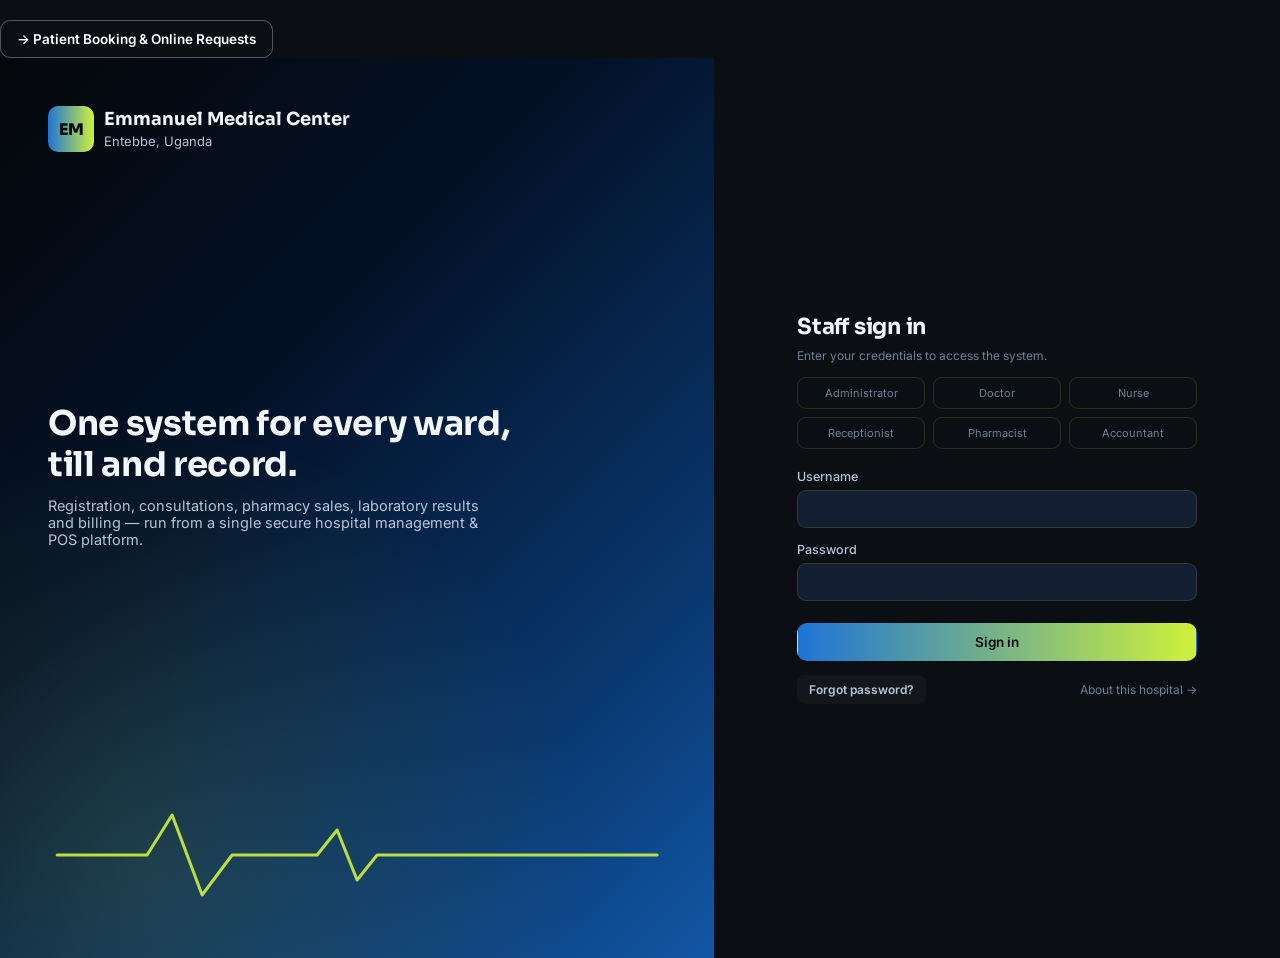
<file: index.html>
<!DOCTYPE html>
<html lang="en">
<head>
<meta charset="UTF-8">
<meta name="viewport" content="width=device-width, initial-scale=1.0">
<title>Sign in — Emmanuel Medical Center</title>
<link rel="icon" type="image/svg+xml" href="favicon.svg">
<link rel="stylesheet" href="style.css">
</head>
  
<body>
<div class="mt-20">
  <a href="booking.html" class="btn btn-outline" style="color: white; border-color: rgba(255,255,255,0.3);">
    &rarr; Patient Booking & Online Requests
  </a>
</div>
<div class="login-wrap">
  <div class="login-hero">
    <div style="position:relative; z-index:1;">
      <div class="flex gap-10" style="align-items:center;">
        <div class="brand-mark" style="width:46px;height:46px;font-size:16px;">EM</div>
        <div>
          <b style="font-family:var(--font-display); font-size:18px; display:block;">Emmanuel Medical Center</b>
          <span style="color:var(--text-mid); font-size:13px;">Entebbe, Uganda</span>
        </div>
      </div>
    </div>

    <div style="position:relative; z-index:1;">
      <h2 style="font-size:34px; max-width:480px; line-height:1.2;">One system for every ward, till and record.</h2>
      <p class="text-mid" style="max-width:440px; margin-top:12px; font-size:14.5px;">
        Registration, consultations, pharmacy sales, laboratory results and billing —
        run from a single secure hospital management &amp; POS platform.
      </p>
    </div>

    <svg class="pulse-line" viewBox="0 0 600 110" style="position:relative;z-index:1;">
      <polyline points="0,55 90,55 115,15 145,95 175,55 260,55 280,30 300,80 320,55 600,55"
        fill="none" stroke="#CFF13B" stroke-width="3" stroke-linecap="round" stroke-linejoin="round" opacity="0.9"/>
    </svg>
  </div>

  <div class="login-form-side">
    <div class="login-card">
      <h2 style="font-size:22px;">Staff sign in</h2>
      <p class="text-dim small mt-8">Enter your credentials to access the system.</p>

      <div class="role-grid">
        <div class="role-pill">Administrator</div>
        <div class="role-pill">Doctor</div>
        <div class="role-pill">Nurse</div>
        <div class="role-pill">Receptionist</div>
        <div class="role-pill">Pharmacist</div>
        <div class="role-pill">Accountant</div>
      </div>

      <form id="loginForm">
        <div class="field">
          <label for="username">Username</label>
          <input type="text" id="username" autocomplete="username" required>
        </div>
        <div class="field">
          <label for="password">Password</label>
          <input type="password" id="password" autocomplete="current-password" required>
        </div>
        <p class="error-text" id="loginError"></p>
        <button type="submit" class="btn btn-primary btn-block mt-8">Sign in</button>
      </form>

      <div class="flex-between mt-14">
        <button class="btn btn-ghost btn-sm" id="forgotBtn">Forgot password?</button>
        <a href="about.html" class="small text-dim">About this hospital &rarr;</a>
      </div>
  </div>
</div>

<!-- Forgot password modal -->
<div class="modal-backdrop" id="forgotModal">
  <div class="modal">
    <div class="modal-head">
      <h3>Reset password</h3>
      <button class="modal-close" onclick="closeModal('forgotModal')">&times;</button>
    </div>
    <p class="text-dim small mt-8" style="margin-bottom:14px;">
      For security, password resets are confirmed by an administrator. Enter your username and a new
      password — this will be logged in the security log and the administrator will be notified.
    </p>
    <div class="field">
      <label>Username</label>
      <input type="text" id="fpUsername" required>
    </div>
    <div class="field">
      <label>New password</label>
      <input type="password" id="fpPassword" required minlength="4">
    </div>
    <p class="error-text" id="fpError"></p>
    <button class="btn btn-primary btn-block" id="fpSubmit">Reset password</button>
  </div>
</div>

<!-- Force password change modal -->
<div class="modal-backdrop" id="changePwModal">
  <div class="modal">
    <div class="modal-head"><h3>Set a new password</h3></div>
    <p class="text-dim small mt-8" style="margin-bottom:14px;">
      For your account's security, choose a new password before continuing.
    </p>
    <div class="field">
      <label>New password</label>
      <input type="password" id="newPw" minlength="4" required>
    </div>
    <div class="field">
      <label>Confirm new password</label>
      <input type="password" id="confirmPw" minlength="4" required>
    </div>
    <p class="error-text" id="pwChangeError"></p>
    <button class="btn btn-primary btn-block" id="pwChangeSubmit">Save & continue</button>
  </div>
</div>
<script src="db.js"></script>
<script src="auth.js"></script>
<script>
  // Utility functions for modals
  function openModal(id) {
    const el = document.getElementById(id);
    if (el) el.classList.add("active");
  }

  function closeModal(id) {
    const el = document.getElementById(id);
    if (el) el.classList.remove("active");
  }

  // Redirect to dashboard if user is already logged in and password is set
  (function () {
    const u = Auth.currentUser();
    if (u && !u.must_change_password) {
      window.location.href = "dashboard.html";
    }
  })();

  let pendingUser = null;

  // Handle Main Login Form
  document.getElementById("loginForm").addEventListener("submit", (e) => {
    e.preventDefault();
    const username = document.getElementById("username").value;
    const password = document.getElementById("password").value;
    const result = Auth.login(username, password);
    const errEl = document.getElementById("loginError");

    if (!result.ok) {
      errEl.textContent = result.message;
      errEl.style.display = "block";
      return;
    }

    if (result.mustChange) {
      pendingUser = result.user;
      openModal("changePwModal");
    } else {
      window.location.href = "dashboard.html";
    }
  });

  // Handle Forgot Password Modal Trigger
  const forgotBtn = document.getElementById("forgotBtn");
  if (forgotBtn) {
    forgotBtn.onclick = () => openModal("forgotModal");
  }

  // Handle Reset Password Submission
  const fpSubmit = document.getElementById("fpSubmit");
  if (fpSubmit) {
    fpSubmit.onclick = (e) => {
      e.preventDefault();
      const username = document.getElementById("fpUsername").value.trim();
      const pw = document.getElementById("fpPassword").value;
      const errEl = document.getElementById("fpError");
      
      if (!username || pw.length < 4) {
        errEl.textContent = "Enter a username and a password of at least 4 characters.";
        errEl.style.display = "block";
        return;
      }
      
      const res = Auth.resetPassword(username, pw);
      if (!res.ok) {
        errEl.textContent = res.message;
        errEl.style.display = "block";
        return;
      }
      
      closeModal("forgotModal");
      alert("Password reset successful. You can now sign in with your new password.");
    };
  }

  // Handle Mandatory Password Change Submission
  const pwChangeSubmit = document.getElementById("pwChangeSubmit");
  if (pwChangeSubmit) {
    pwChangeSubmit.onclick = (e) => {
      e.preventDefault();
      const p1 = document.getElementById("newPw").value;
      const p2 = document.getElementById("confirmPw").value;
      const errEl = document.getElementById("pwChangeError");

      if (p1.length < 4) { 
        errEl.textContent = "Password must be at least 4 characters."; 
        errEl.style.display = "block"; 
        return; 
      }
      if (p1 !== p2) { 
        errEl.textContent = "Passwords do not match."; 
        errEl.style.display = "block"; 
        return; 
      }

      // 1. Update database record
      const updatedUser = DB.update("users", pendingUser.id, { 
        password: p1, 
        must_change_password: false 
      });

      // 2. Update local session storage so dashboard knows you are authorized
      sessionStorage.setItem("current_user", JSON.stringify(updatedUser));

      // 3. Log event
      DB.log("password_changed", `${pendingUser.username} set a new password`, pendingUser.id);

      // 4. Redirect to dashboard
      window.location.href = "dashboard.html";
    };
  }
</script>
</body>
</html>
</file>
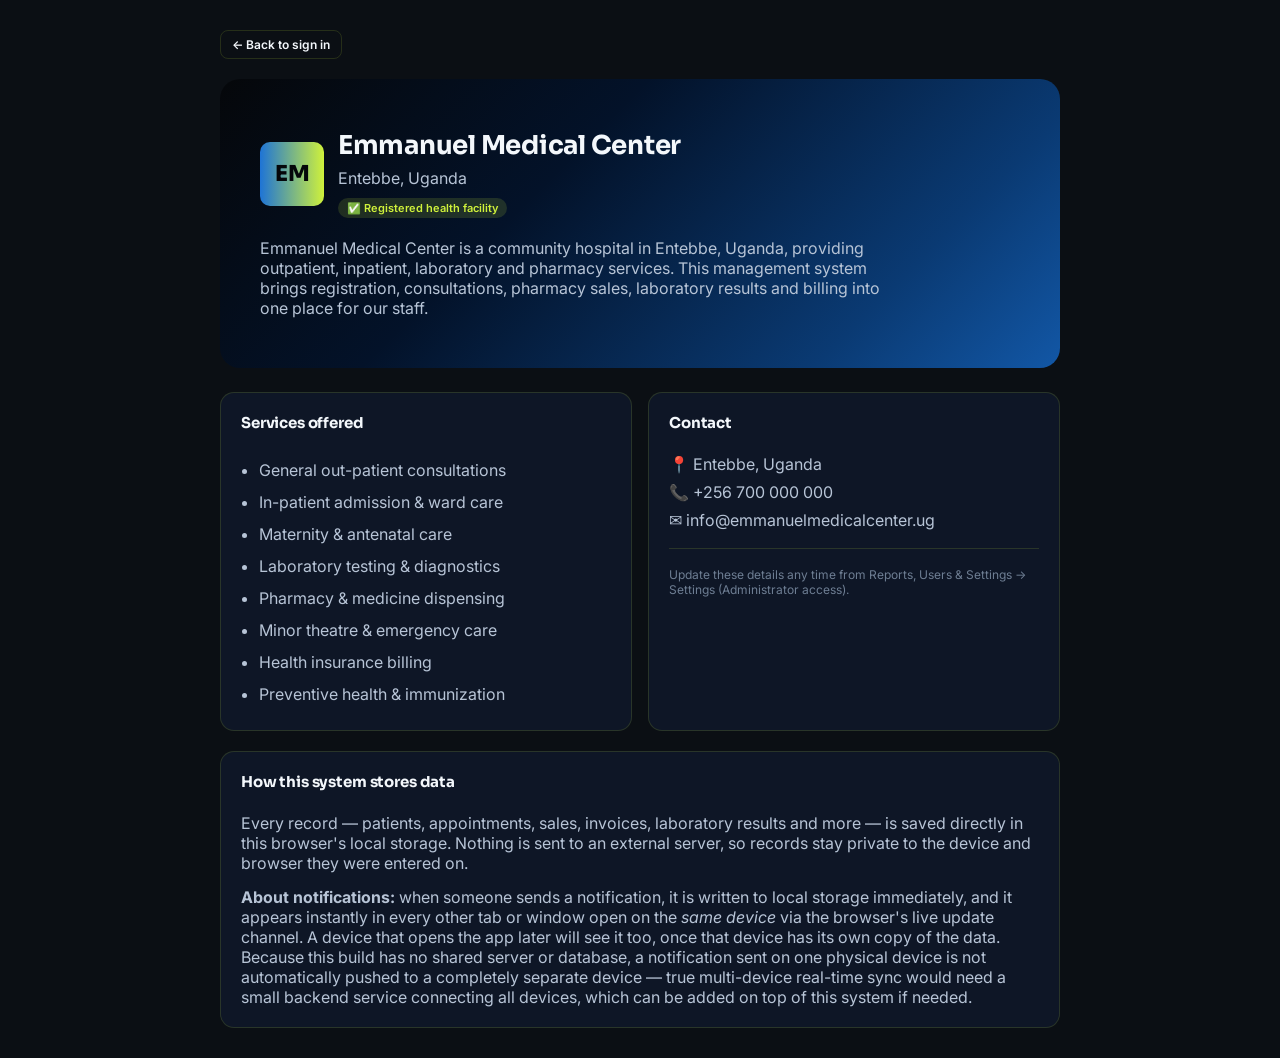
<file: about.html>
<!DOCTYPE html>
<html lang="en">
<head>
<meta charset="UTF-8">
<meta name="viewport" content="width=device-width, initial-scale=1.0">
<title>About — Emmanuel Medical Center</title>
<link rel="icon" type="image/svg+xml" href="favicon.svg">
<link rel="stylesheet" href="style.css">
</head>
<body>
<script src="db.js"></script>
<script src="auth.js"></script>
<script src="notifications.js"></script>
<script src="shell.js"></script>

<script>
const authed = Auth.currentUser();
let contentEl;
if (authed) {
  ({ contentEl } = renderShell({ activePage: "about", title: "About Emmanuel Medical Center", subtitle: "Our story, our services, and how this system works." }));
} else {
  document.body.innerHTML = `<div style="max-width:900px;margin:0 auto;padding:30px;"><a href="index.html" class="btn btn-outline btn-sm">&larr; Back to sign in</a><div id="publicContent"></div></div>`;
  contentEl = document.getElementById("publicContent");
}

const settings = DB.all("settings")[0] || {};

contentEl.insertAdjacentHTML("beforeend", `
  <div class="about-hero mt-20">
    <div class="flex gap-14" style="align-items:center; position:relative; z-index:1;">
      ${settings.logo ? `<img src="${settings.logo}" style="height:64px;width:64px;object-fit:cover;border-radius:14px;">` : `<div class="brand-mark" style="width:64px;height:64px;font-size:22px;">EM</div>`}
      <div>
        <h2 style="font-size:26px;">${settings.hospital_name || "Emmanuel Medical Center"}</h2>
        <span class="text-mid">${settings.hospital_location || "Entebbe, Uganda"}</span>
        <div class="mt-8"><span class="badge badge-lemon">&#9989; Registered health facility</span></div>
      </div>
    </div>
    <p class="mt-20 text-mid" style="max-width:640px; position:relative; z-index:1;">
      Emmanuel Medical Center is a community hospital in Entebbe, Uganda, providing outpatient,
      inpatient, laboratory and pharmacy services. This management system brings registration,
      consultations, pharmacy sales, laboratory results and billing into one place for our staff.
    </p>
  </div>

  <div class="grid grid-2">
    <div class="panel">
      <div class="panel-head"><h3>Services offered</h3></div>
      <ul style="margin:0; padding-left:18px; color:var(--text-mid); line-height:2;">
        <li>General out-patient consultations</li>
        <li>In-patient admission & ward care</li>
        <li>Maternity & antenatal care</li>
        <li>Laboratory testing & diagnostics</li>
        <li>Pharmacy & medicine dispensing</li>
        <li>Minor theatre & emergency care</li>
        <li>Health insurance billing</li>
        <li>Preventive health & immunization</li>
      </ul>
    </div>
    <div class="panel">
      <div class="panel-head"><h3>Contact</h3></div>
      <p class="text-mid">&#128205; ${settings.hospital_location || "Entebbe, Uganda"}</p>
      <p class="text-mid mt-8">&#128222; ${settings.hospital_phone || "+256 700 000 000"}</p>
      <p class="text-mid mt-8">&#9993; ${settings.hospital_email || "info@emmanuelmedicalcenter.ug"}</p>
      <div class="divider"></div>
      <p class="small text-dim">Update these details any time from Reports, Users & Settings &rarr; Settings (Administrator access).</p>
    </div>
  </div>

  <div class="panel mt-20">
    <div class="panel-head"><h3>How this system stores data</h3></div>
    <p class="text-mid">
      Every record — patients, appointments, sales, invoices, laboratory results and more — is saved
      directly in this browser's local storage. Nothing is sent to an external server, so records
      stay private to the device and browser they were entered on.
    </p>
    <p class="text-mid mt-14">
      <b>About notifications:</b> when someone sends a notification, it is written to local storage
      immediately, and it appears instantly in every other tab or window open on the <i>same device</i>
      via the browser's live update channel. A device that opens the app later will see it too, once
      that device has its own copy of the data. Because this build has no shared server or database,
      a notification sent on one physical device is not automatically pushed to a completely separate
      device — true multi-device real-time sync would need a small backend service connecting all
      devices, which can be added on top of this system if needed.
    </p>
  </div>
`);
</script>
</body>
</html>
</file>
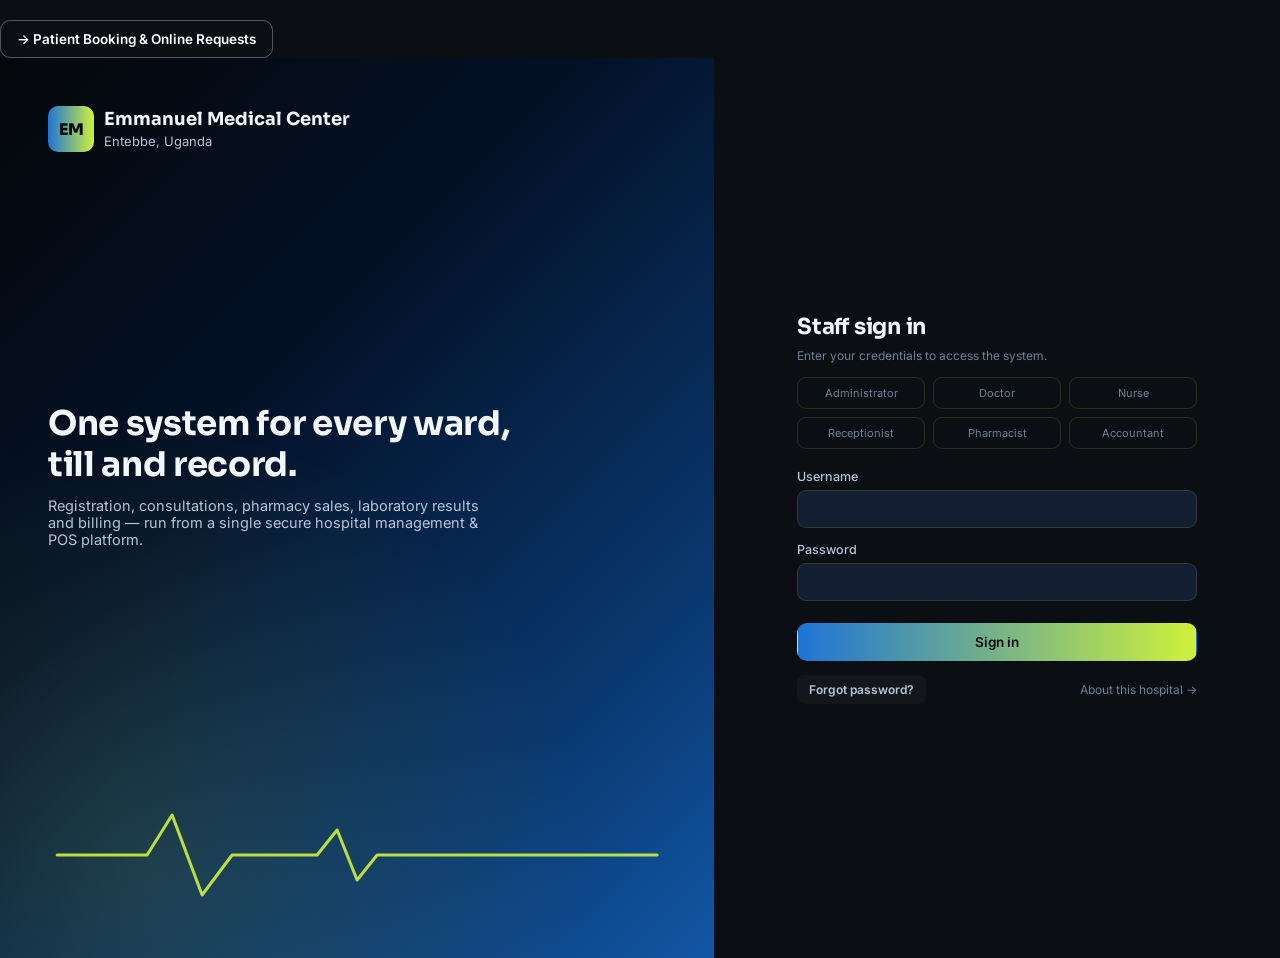
<file: admin.html>
<!DOCTYPE html>
<html lang="en">
<head>
<meta charset="UTF-8">
<meta name="viewport" content="width=device-width, initial-scale=1.0">
<title>Reports, Users & Settings — Emmanuel Medical Center</title>
<link rel="icon" type="image/svg+xml" href="favicon.svg">
<link rel="stylesheet" href="style.css">
</head>
<body>
<script src="db.js"></script>
<script src="auth.js"></script>
<script src="notifications.js"></script>
<script src="shell.js"></script>

<script>
const { user, contentEl } = renderShell({
  activePage: "admin",
  title: "Reports, Users & Settings",
  subtitle: "Administration center for Emmanuel Medical Center."
});

const isAdmin = Auth.isAdmin(user);

contentEl.innerHTML = `
  <div class="tabs">
    <div class="tab active" data-tab="repTab">Reports</div>
    <div class="tab" data-tab="usrTab">Users & Roles</div>
    <div class="tab" data-tab="notifTab">Send Notification</div>
    <div class="tab" data-tab="setTab">Settings</div>
    <div class="tab" data-tab="secTab">Security Logs</div>
  </div>

  <div class="tab-panel active" id="repTab">
    <div class="grid grid-4">
      <div class="card"><div class="card-title">Today's sales</div><div class="stat-value" id="rDaySales">0</div></div>
      <div class="card"><div class="card-title">This month's income</div><div class="stat-value" id="rMonthIncome">0</div></div>
      <div class="card"><div class="card-title">Total patients</div><div class="stat-value" id="rPatients">0</div></div>
      <div class="card"><div class="card-title">Medicines below reorder level</div><div class="stat-value" id="rLowStock">0</div></div>
    </div>
    <div class="grid grid-2 mt-20">
      <div class="panel">
        <div class="panel-head"><h3>Daily sales (last 14 days)</h3></div>
        <div class="table-wrap"><table><thead><tr><th>Date</th><th>Sales</th><th>Revenue</th></tr></thead><tbody id="dailySalesBody"></tbody></table></div>
      </div>
      <div class="panel">
        <div class="panel-head"><h3>Pharmacy report — top medicines sold</h3></div>
        <div class="table-wrap"><table><thead><tr><th>Medicine</th><th>Units sold</th><th>Revenue</th></tr></thead><tbody id="pharmaReportBody"></tbody></table></div>
      </div>
    </div>
    <div class="panel mt-20">
      <div class="panel-head"><h3>Patient report — recent registrations</h3></div>
      <div class="table-wrap"><table><thead><tr><th>Patient</th><th>Gender</th><th>Phone</th><th>Registered</th></tr></thead><tbody id="patientReportBody"></tbody></table></div>
    </div>
  </div>

  <div class="tab-panel" id="usrTab">
    ${isAdmin ? `
      <div class="panel">
        <div class="panel-head"><h3>Staff accounts</h3><button class="btn btn-primary" id="addUserBtn">&#10133; Create staff account</button></div>
        <div class="table-wrap"><table><thead><tr><th>Username</th><th>Full name</th><th>Role</th><th>Status</th><th>Last login</th><th></th></tr></thead><tbody id="usersBody"></tbody></table></div>
      </div>
      <div class="panel mt-20">
        <div class="panel-head"><h3>Roles & permissions</h3></div>
        <div class="table-wrap"><table><thead><tr><th>Role</th><th>Permissions</th><th></th></tr></thead><tbody id="rolesBody"></tbody></table></div>
      </div>
    ` : `<div class="empty-state"><div class="glyph">&#128274;</div>Only Administrators can manage staff accounts and roles.</div>`}
  </div>

  <div class="tab-panel" id="notifTab">
    ${isAdmin ? `
    <div class="panel" style="max-width:560px;">
      <div class="panel-head"><h3>Broadcast a message</h3></div>
      <p class="text-dim small" style="margin-bottom:14px;">
        This sends instantly to every open tab/window on this device, and is stored so any
        registered user sees it the next time they open the system on their own device.
      </p>
      <div class="field"><label>Send to</label>
        <select id="bc_target">
          <option value="all">All registered users</option>
          <option value="Doctor">Doctors only</option>
          <option value="Nurse">Nurses only</option>
          <option value="Receptionist">Receptionists only</option>
          <option value="Pharmacist">Pharmacists only</option>
          <option value="Accountant">Accountants only</option>
          <option value="Laboratory">Laboratory staff only</option>
        </select>
      </div>
      <div class="field"><label>Title</label><input type="text" id="bc_title" required></div>
      <div class="field"><label>Message</label><textarea id="bc_message" rows="3" required></textarea></div>
      <button class="btn btn-primary btn-block" id="bc_send">Send notification</button>
    </div>
    ` : `<div class="empty-state"><div class="glyph">&#128274;</div>Only Administrators can broadcast messages.</div>`}
    <div class="panel mt-20">
      <div class="panel-head"><h3>All notifications</h3></div>
      <div class="table-wrap"><table><thead><tr><th>Date</th><th>Title</th><th>Message</th><th>Audience</th></tr></thead><tbody id="allNotifBody"></tbody></table></div>
    </div>
  </div>

  <div class="tab-panel" id="setTab">
    ${isAdmin ? `
    <div class="panel" style="max-width:640px;">
      <div class="panel-head"><h3>Hospital details</h3></div>
      <div class="field"><label>Hospital name</label><input type="text" id="s_name"></div>
      <div class="field"><label>Location</label><input type="text" id="s_location"></div>
      <div class="field-row">
        <div class="field"><label>Phone</label><input type="text" id="s_phone"></div>
        <div class="field"><label>Email</label><input type="email" id="s_email"></div>
      </div>
      <div class="field-row">
        <div class="field"><label>Currency</label><input type="text" id="s_currency"></div>
        <div class="field"><label>Total beds</label><input type="number" id="s_beds" min="0"></div>
      </div>
      <div class="field"><label>Hospital logo</label><input type="file" id="s_logo" accept="image/*"></div>
      <div id="logoPreview" class="mt-8"></div>
      <div class="field mt-14"><label>Receipt footer text</label><textarea id="s_receiptFooter" rows="2"></textarea></div>
      <button class="btn btn-primary btn-block" id="saveSettingsBtn">Save settings</button>
    </div>
    <div class="panel mt-20" style="max-width:640px;">
      <div class="panel-head"><h3>Backup & restore</h3></div>
      <p class="text-dim small">Every record in this system lives in this browser's local storage. Export a backup regularly and store it safely.</p>
      <div class="flex gap-10 mt-14">
        <button class="btn btn-outline" id="exportBtn">&#11015; Export backup (.json)</button>
        <label class="btn btn-outline" style="margin:0;">&#11014; Import backup<input type="file" id="importFile" accept=".json" style="display:none;"></label>
      </div>
    </div>
    ` : `<div class="empty-state"><div class="glyph">&#128274;</div>Only Administrators can change hospital settings.</div>`}
  </div>

  <div class="tab-panel" id="secTab">
    <div class="panel">
      <div class="panel-head"><h3>Security & activity logs</h3></div>
      <div class="table-wrap"><table><thead><tr><th>Date</th><th>User</th><th>Action</th><th>Details</th></tr></thead><tbody id="logsBody"></tbody></table></div>
    </div>
  </div>
`;

document.querySelectorAll(".tab").forEach(t => t.onclick = () => {
  document.querySelectorAll(".tab").forEach(x => x.classList.remove("active"));
  document.querySelectorAll(".tab-panel").forEach(x => x.classList.remove("active"));
  t.classList.add("active");
  document.getElementById(t.dataset.tab).classList.add("active");
});

/* ================= REPORTS ================= */
function renderReports() {
  const today = new Date().toDateString();
  const sales = DB.all("sales");
  const payments = DB.all("payments");
  const patients = DB.all("patients");
  const inventory = DB.all("inventory");
  const medicines = DB.all("medicines");

  const todaySales = sales.filter(s => new Date(s.created_at).toDateString() === today);
  document.getElementById("rDaySales").textContent = fmtMoney(todaySales.reduce((s,x)=>s+Number(x.total||0),0));

  const now = new Date();
  const monthIncome = payments.filter(p => { const d = new Date(p.created_at); return d.getMonth()===now.getMonth() && d.getFullYear()===now.getFullYear(); })
    .reduce((s,p)=>s+Number(p.amount||0),0);
  document.getElementById("rMonthIncome").textContent = fmtMoney(monthIncome);
  document.getElementById("rPatients").textContent = patients.length;
  document.getElementById("rLowStock").textContent = inventory.filter(i => Number(i.quantity) <= Number(i.reorder_level||10)).length;

  // daily sales last 14 days
  const days = [];
  for (let i=13;i>=0;i--){ const d=new Date(); d.setDate(d.getDate()-i); days.push(d); }
  document.getElementById("dailySalesBody").innerHTML = days.map(d => {
    const dayStr = d.toDateString();
    const daySales = sales.filter(s => new Date(s.created_at).toDateString()===dayStr);
    const revenue = daySales.reduce((s,x)=>s+Number(x.total||0),0);
    return `<tr><td>${fmtDate(d.toISOString())}</td><td>${daySales.length}</td><td>${fmtMoney(revenue)}</td></tr>`;
  }).join("");

  // pharmacy report
  const items = DB.all("sale_items");
  const byMed = {};
  items.forEach(i => {
    if (!byMed[i.medicine_id]) byMed[i.medicine_id] = { name: i.medicine_name, qty: 0, revenue: 0 };
    byMed[i.medicine_id].qty += Number(i.quantity);
    byMed[i.medicine_id].revenue += Number(i.line_total);
  });
  const topMeds = Object.values(byMed).sort((a,b)=>b.revenue-a.revenue).slice(0,10);
  document.getElementById("pharmaReportBody").innerHTML = topMeds.length ? topMeds.map(m => `<tr><td>${escapeHtml(m.name)}</td><td>${m.qty}</td><td>${fmtMoney(m.revenue)}</td></tr>`).join("")
    : `<tr class="empty-row"><td colspan="3">No sales recorded yet.</td></tr>`;

  // patient report
  const recent = [...patients].sort((a,b)=>new Date(b.created_at)-new Date(a.created_at)).slice(0,10);
  document.getElementById("patientReportBody").innerHTML = recent.length ? recent.map(p => `<tr><td>${escapeHtml(p.full_name)}</td><td>${p.gender}</td><td>${escapeHtml(p.phone)}</td><td>${fmtDate(p.created_at)}</td></tr>`).join("")
    : `<tr class="empty-row"><td colspan="4">No patients registered yet.</td></tr>`;
}
renderReports();

/* ================= USERS & ROLES ================= */
if (isAdmin) {
  document.body.insertAdjacentHTML("beforeend", `
  <div class="modal-backdrop" id="userModal">
    <div class="modal">
      <div class="modal-head"><h3>Create staff account</h3><button class="modal-close" onclick="closeModal('userModal')">&times;</button></div>
      <form id="userForm">
        <div class="field"><label>Full name *</label><input type="text" id="u_name" required></div>
        <div class="field-row">
          <div class="field"><label>Username *</label><input type="text" id="u_username" required></div>
          <div class="field"><label>Temporary password *</label><input type="text" id="u_password" required></div>
        </div>
        <div class="field"><label>Role *</label>
          <select id="u_role" required>
            <option value="">Select</option>
            <option>Administrator</option><option>Doctor</option><option>Nurse</option>
            <option>Receptionist</option><option>Pharmacist</option><option>Accountant</option><option>Laboratory</option>
          </select>
        </div>
        <div class="field" id="specialtyField" style="display:none;"><label>Specialty (for doctors)</label><input type="text" id="u_specialty"></div>
        <button type="submit" class="btn btn-primary btn-block">Create account</button>
      </form>
    </div>
  </div>`);

  document.getElementById("u_role").addEventListener("change", (e) => {
    document.getElementById("specialtyField").style.display = e.target.value === "Doctor" ? "block" : "none";
  });

  document.getElementById("addUserBtn").onclick = () => { document.getElementById("userForm").reset(); document.getElementById("specialtyField").style.display="none"; openModal("userModal"); };

  document.getElementById("userForm").addEventListener("submit", (e) => {
    e.preventDefault();
    const username = document.getElementById("u_username").value.trim();
    if (DB.all("users").some(u => u.username.toLowerCase() === username.toLowerCase())) { alert("Username already exists."); return; }
    const role = document.getElementById("u_role").value;
    const fullName = document.getElementById("u_name").value.trim();
    const newUser = DB.insert("users", {
      id: DB.nextId("users","USR"), username, password: document.getElementById("u_password").value,
      full_name: fullName, role, must_change_password: true, status: "active", created_at: new Date().toISOString()
    });
    DB.insert("staff", { id: DB.nextId("staff","STF"), user_id: newUser.id, full_name: fullName, role, created_at: new Date().toISOString() });
    if (role === "Doctor") {
      DB.insert("doctors", { id: DB.nextId("doctors","DOC"), user_id: newUser.id, full_name: fullName, specialty: document.getElementById("u_specialty").value.trim() || "General", created_at: new Date().toISOString() });
    }
    DB.log("user_created", `Staff account created for ${fullName} (${role})`, user.id);
    Notify.send({ title: "Welcome to the system", message: `An account was created for you as ${role}. Sign in with username "${username}".`, target_user: newUser.id, type: "info" });
    e.target.reset();
    closeModal("userModal");
    renderUsers();
  });

  function renderUsers() {
    const users = DB.all("users").sort((a,b)=>new Date(b.created_at)-new Date(a.created_at));
    document.getElementById("usersBody").innerHTML = users.map(u => `
      <tr>
        <td>${escapeHtml(u.username)}</td>
        <td>${escapeHtml(u.full_name)}</td>
        <td><span class="badge badge-info">${u.role}</span></td>
        <td><span class="badge ${u.status==='active'?'badge-good':'badge-danger'}">${u.status}</span></td>
        <td>${u.last_login ? fmtDateTime(u.last_login) : "Never"}</td>
        <td class="flex gap-8">
          ${u.id !== user.id ? `<button class="btn btn-sm btn-outline" onclick="toggleUserStatus('${u.id}')">${u.status==='active'?'Disable':'Enable'}</button>` : `<span class="text-dim small">You</span>`}
        </td>
      </tr>`).join("");
  }
  window.toggleUserStatus = function(id) {
    const u = DB.find("users", id);
    const newStatus = u.status === "active" ? "disabled" : "active";
    DB.update("users", id, { status: newStatus });
    DB.log("user_status_changed", `${u.username} set to ${newStatus}`, user.id);
    renderUsers();
  };

  function renderRoles() {
    const allPerms = ["manage_patients","manage_appointments","manage_pharmacy","manage_inventory","manage_billing","manage_lab","manage_users","view_reports"];
    document.getElementById("rolesBody").innerHTML = DB.all("roles").map(r => `
      <tr>
        <td><b>${r.name}</b></td>
        <td>
          ${r.permissions.includes("*") ? `<span class="badge badge-lemon">All permissions</span>` :
            allPerms.map(p => `<label style="display:inline-flex;align-items:center;gap:4px;margin-right:10px;font-size:11.5px;">
              <input type="checkbox" data-role="${r.id}" data-perm="${p}" ${r.permissions.includes(p)?"checked":""} style="width:auto;"> ${p.replace('manage_','').replace('_',' ')}
            </label>`).join("")}
        </td>
        <td></td>
      </tr>`).join("");
    document.querySelectorAll("[data-perm]").forEach(cb => cb.onchange = () => {
      const role = DB.find("roles", cb.dataset.role);
      let perms = new Set(role.permissions);
      if (cb.checked) perms.add(cb.dataset.perm); else perms.delete(cb.dataset.perm);
      DB.update("roles", role.id, { permissions: [...perms] });
      DB.log("role_permissions_changed", `${role.name} permissions updated`, user.id);
    });
  }
  renderUsers();
  renderRoles();
}

/* ================= NOTIFICATIONS ================= */
if (isAdmin) {
  document.getElementById("bc_send").onclick = () => {
    const title = document.getElementById("bc_title").value.trim();
    const message = document.getElementById("bc_message").value.trim();
    const target = document.getElementById("bc_target").value;
    if (!title || !message) { alert("Enter a title and message."); return; }
    Notify.send({ title, message, target_role: target, type: "info" });
    document.getElementById("bc_title").value = ""; document.getElementById("bc_message").value = "";
    Notify.toast("Notification sent", "Delivered to open sessions and saved for all recipients.", "info");
    renderAllNotifs();
  };
}
function renderAllNotifs() {
  const list = DB.all("notifications").sort((a,b)=>new Date(b.created_at)-new Date(a.created_at));
  document.getElementById("allNotifBody").innerHTML = list.length ? list.map(n => `
    <tr><td>${fmtDateTime(n.created_at)}</td><td>${escapeHtml(n.title)}</td><td>${escapeHtml(n.message)}</td><td>${n.target_user ? "1 user" : n.target_role}</td></tr>
  `).join("") : `<tr class="empty-row"><td colspan="4">No notifications sent yet.</td></tr>`;
}
renderAllNotifs();

/* ================= SETTINGS ================= */
if (isAdmin) {
  const settings = DB.all("settings")[0] || {};
  document.getElementById("s_name").value = settings.hospital_name || "";
  document.getElementById("s_location").value = settings.hospital_location || "";
  document.getElementById("s_phone").value = settings.hospital_phone || "";
  document.getElementById("s_email").value = settings.hospital_email || "";
  document.getElementById("s_currency").value = settings.currency || "UGX";
  document.getElementById("s_beds").value = settings.total_beds || 0;
  document.getElementById("s_receiptFooter").value = settings.receipt_footer || "";
  if (settings.logo) document.getElementById("logoPreview").innerHTML = `<img src="${settings.logo}" style="height:50px;border-radius:8px;">`;

  let pendingLogo = settings.logo || "";
  document.getElementById("s_logo").addEventListener("change", (e) => {
    const file = e.target.files[0];
    if (!file) return;
    const reader = new FileReader();
    reader.onload = () => { pendingLogo = reader.result; document.getElementById("logoPreview").innerHTML = `<img src="${pendingLogo}" style="height:50px;border-radius:8px;">`; };
    reader.readAsDataURL(file);
  });

  document.getElementById("saveSettingsBtn").onclick = () => {
    DB.update("settings", "SETTINGS-1", {
      hospital_name: document.getElementById("s_name").value.trim(),
      hospital_location: document.getElementById("s_location").value.trim(),
      hospital_phone: document.getElementById("s_phone").value.trim(),
      hospital_email: document.getElementById("s_email").value.trim(),
      currency: document.getElementById("s_currency").value.trim(),
      total_beds: Number(document.getElementById("s_beds").value || 0),
      receipt_footer: document.getElementById("s_receiptFooter").value.trim(),
      logo: pendingLogo
    });
    DB.log("settings_updated", "Hospital settings updated", user.id);
    Notify.toast("Settings saved", "Hospital details were updated.", "info");
  };

  document.getElementById("exportBtn").onclick = () => {
    const backup = {};
    DB.TABLES.forEach(t => backup[t] = DB.all(t));
    const blob = new Blob([JSON.stringify(backup, null, 2)], { type: "application/json" });
    const a = document.createElement("a");
    a.href = URL.createObjectURL(blob);
    a.download = `emc-backup-${new Date().toISOString().slice(0,10)}.json`;
    a.click();
    DB.log("backup_exported", "Data backup exported", user.id);
  };

  document.getElementById("importFile").addEventListener("change", (e) => {
    const file = e.target.files[0];
    if (!file) return;
    if (!confirm("Importing will replace all current data in this browser. Continue?")) return;
    const reader = new FileReader();
    reader.onload = () => {
      try {
        const data = JSON.parse(reader.result);
        DB.TABLES.forEach(t => { if (data[t]) DB.save(t, data[t]); });
        alert("Backup restored. The page will now reload.");
        location.reload();
      } catch (err) { alert("Invalid backup file."); }
    };
    reader.readAsText(file);
  });
}

/* ================= SECURITY LOGS ================= */
function renderLogs() {
  const logs = DB.all("audit_logs").sort((a,b)=>new Date(b.created_at)-new Date(a.created_at)).slice(0,200);
  document.getElementById("logsBody").innerHTML = logs.length ? logs.map(l => {
    const u = DB.find("users", l.user_id);
    return `<tr><td>${fmtDateTime(l.created_at)}</td><td>${u ? escapeHtml(u.full_name) : l.user_id}</td><td>${l.action}</td><td>${escapeHtml(l.details||"")}</td></tr>`;
  }).join("") : `<tr class="empty-row"><td colspan="4">No activity recorded yet.</td></tr>`;
}
renderLogs();
</script>
</body>
</html>
</file>
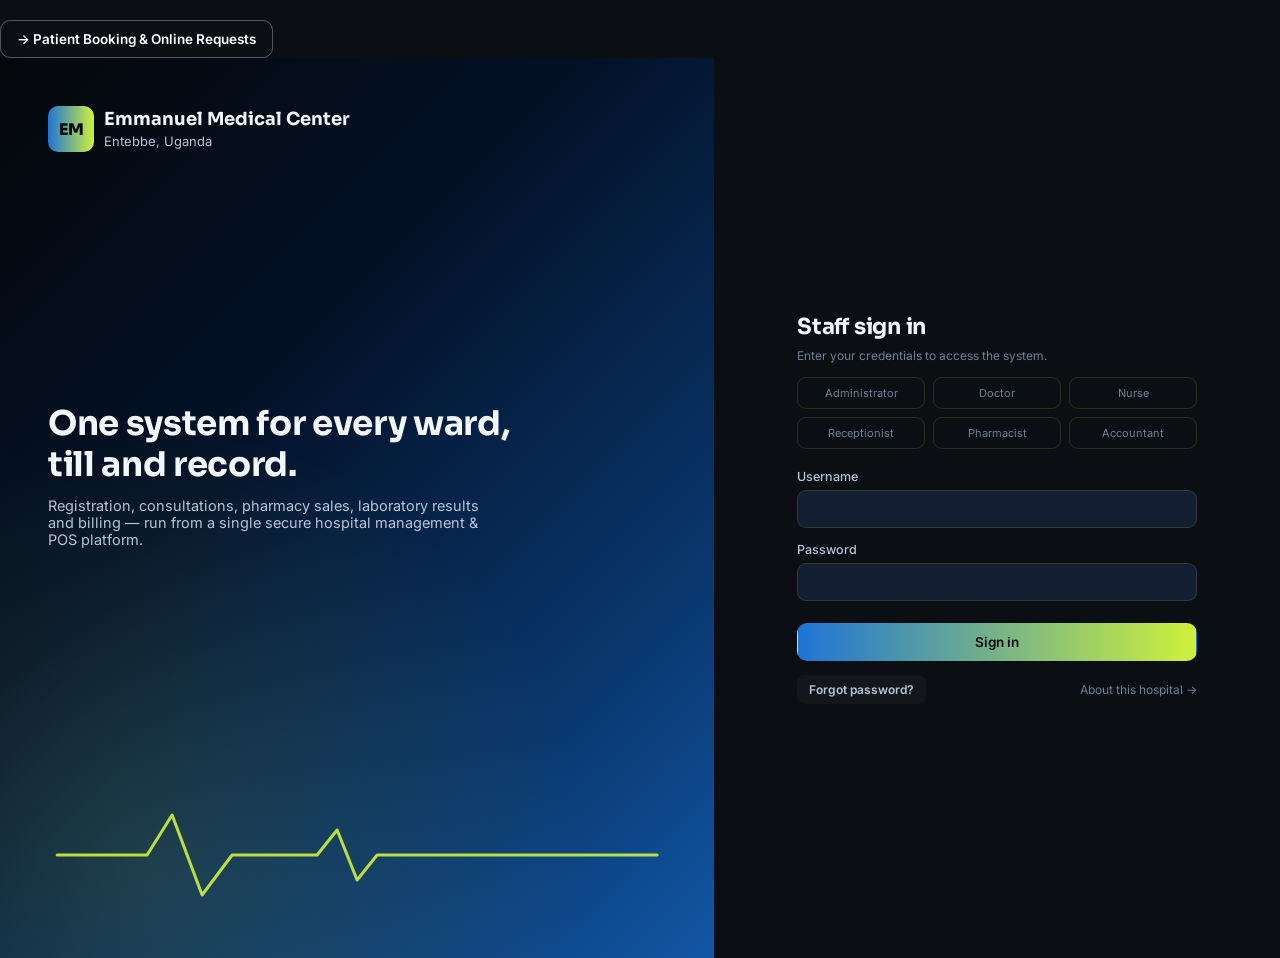
<file: billing.html>
<!DOCTYPE html>
<html lang="en">
<head>
<meta charset="UTF-8">
<meta name="viewport" content="width=device-width, initial-scale=1.0">
<title>Billing & Finance — Emmanuel Medical Center</title>
<link rel="icon" type="image/svg+xml" href="favicon.svg">
<link rel="stylesheet" href="style.css">
</head>
<body>
<script src="db.js"></script>
<script src="auth.js"></script>
<script src="notifications.js"></script>
<script src="shell.js"></script>
<script>
const { user, contentEl } = renderShell({
  activePage: "billing",
  title: "Billing & Finance",
  subtitle: "Invoices, payments, receipts and revenue at a glance."
});

contentEl.innerHTML = `
  <div class="tabs">
    <div class="tab active" data-tab="invTab">Invoices</div>
    <div class="tab" data-tab="payTab">Payments & Revenue</div>
  </div>

  <div class="tab-panel active" id="invTab">
    <div class="panel">
      <div class="panel-head">
        <h3>Invoices</h3>
        <div class="flex gap-10">
          <select id="invStatusFilter"><option value="">All</option><option value="unpaid">Unpaid</option><option value="paid">Paid</option></select>
          <button class="btn btn-primary" id="createInvoiceBtn">&#10133; Create invoice</button>
        </div>
      </div>
      <div class="table-wrap">
        <table>
          <thead><tr><th>Invoice</th><th>Patient</th><th>Items</th><th>Total</th><th>Status</th><th>Date</th><th></th></tr></thead>
          <tbody id="invoiceBody"></tbody>
        </table>
      </div>
    </div>
  </div>

  <div class="tab-panel" id="payTab">
    <div class="grid grid-3">
      <div class="card"><div class="card-title">Total revenue (all-time)</div><div class="stat-value" id="totalRevenue">0</div></div>
      <div class="card"><div class="card-title">Paid invoices</div><div class="stat-value" id="paidCount">0</div></div>
      <div class="card"><div class="card-title">Unpaid invoices</div><div class="stat-value" id="unpaidCount">0</div></div>
    </div>
    <div class="panel mt-20">
      <div class="panel-head"><h3>Payment history</h3></div>
      <div class="table-wrap">
        <table>
          <thead><tr><th>Receipt</th><th>Patient</th><th>Type</th><th>Amount</th><th>Method</th><th>Date</th></tr></thead>
          <tbody id="paymentsBody"></tbody>
        </table>
      </div>
    </div>
  </div>
`;

document.querySelectorAll(".tab").forEach(t => t.onclick = () => {
  document.querySelectorAll(".tab").forEach(x => x.classList.remove("active"));
  document.querySelectorAll(".tab-panel").forEach(x => x.classList.remove("active"));
  t.classList.add("active");
  document.getElementById(t.dataset.tab).classList.add("active");
});

document.body.insertAdjacentHTML("beforeend", `
<div class="modal-backdrop" id="invoiceModal">
  <div class="modal modal-lg">
    <div class="modal-head"><h3>Create invoice</h3><button class="modal-close" onclick="closeModal('invoiceModal')">&times;</button></div>
    <div class="field"><label>Patient</label><select id="inv_patient"></select></div>
    <div id="lineItems"></div>
    <button type="button" class="btn btn-outline btn-sm mt-8" id="addLineBtn">&#10133; Add charge line</button>
    <div class="divider"></div>
    <div class="flex-between"><span class="text-dim">Total</span><b id="invTotalPreview" style="font-size:18px;color:var(--lemon);">0</b></div>
    <button class="btn btn-primary btn-block mt-14" id="saveInvoiceBtn">Create invoice</button>
  </div>
</div>
`);

const chargeTypes = ["Consultation fee", "Pharmacy purchase", "Laboratory charge", "Admission charge", "Other"];
let lineCounter = 0;

function addLineItem(desc="", amount=0) {
  lineCounter++;
  const id = `line_${lineCounter}`;
  document.getElementById("lineItems").insertAdjacentHTML("beforeend", `
    <div class="field-row" id="${id}" style="align-items:end;">
      <div class="field">
        <label>Charge type</label>
        <select class="line-desc">${chargeTypes.map(c => `<option ${c===desc?"selected":""}>${c}</option>`).join("")}</select>
      </div>
      <div class="field" style="display:flex; gap:8px;">
        <div style="flex:1;"><label>Amount</label><input type="number" class="line-amount" value="${amount}" min="0"></div>
        <button type="button" class="btn btn-danger btn-sm" style="height:38px; margin-top:22px;" onclick="document.getElementById('${id}').remove(); updateInvTotal();">&times;</button>
      </div>
    </div>
  `);
  document.querySelectorAll(".line-amount").forEach(el => el.oninput = updateInvTotal);
}
function updateInvTotal() {
  const total = [...document.querySelectorAll(".line-amount")].reduce((s,el) => s + Number(el.value||0), 0);
  document.getElementById("invTotalPreview").textContent = fmtMoney(total);
}

document.getElementById("addLineBtn").onclick = () => addLineItem();

document.getElementById("createInvoiceBtn").onclick = () => {
  const sel = document.getElementById("inv_patient");
  sel.innerHTML = `<option value="">Walk-in / no patient record</option>` + DB.all("patients").map(p => `<option value="${p.id}">${escapeHtml(p.full_name)} (${p.id})</option>`).join("");
  document.getElementById("lineItems").innerHTML = "";
  lineCounter = 0;
  addLineItem("Consultation fee", 0);
  updateInvTotal();
  openModal("invoiceModal");
};

document.getElementById("saveInvoiceBtn").onclick = () => {
  const lineEls = [...document.querySelectorAll("#lineItems > div")];
  const items = lineEls.map(el => ({
    description: el.querySelector(".line-desc").value,
    amount: Number(el.querySelector(".line-amount").value || 0)
  })).filter(i => i.amount > 0);
  if (items.length === 0) { alert("Add at least one charge line with an amount."); return; }
  const total = items.reduce((s,i) => s + i.amount, 0);
  const patientId = document.getElementById("inv_patient").value || null;

  const invoice = {
    id: DB.nextId("invoices", "INVC"),
    patient_id: patientId,
    items,
    total,
    status: "unpaid",
    created_by: user.id,
    created_at: new Date().toISOString()
  };
  DB.insert("invoices", invoice);
  DB.log("invoice_created", `Invoice ${invoice.id} created for ${fmtMoney(total)}`, user.id);
  Notify.send({ title: "New invoice created", message: `Invoice ${invoice.id} for ${fmtMoney(total)} awaits payment.`, target_role: "Accountant", type: "info" });
  closeModal("invoiceModal");
  renderInvoices();
};

function renderInvoices() {
  const filter = document.getElementById("invStatusFilter").value;
  let invoices = DB.all("invoices").sort((a,b)=> new Date(b.created_at)-new Date(a.created_at));
  if (filter) invoices = invoices.filter(i => i.status === filter);

  const body = document.getElementById("invoiceBody");
  if (invoices.length === 0) {
    body.innerHTML = `<tr class="empty-row"><td colspan="7">No invoices yet.</td></tr>`;
    return;
  }
  body.innerHTML = invoices.map(inv => {
    const patient = DB.find("patients", inv.patient_id);
    return `
      <tr>
        <td>${inv.id}</td>
        <td>${patient ? escapeHtml(patient.full_name) : "Walk-in"}</td>
        <td>${inv.items.map(i=>i.description).join(", ")}</td>
        <td>${fmtMoney(inv.total)}</td>
        <td><span class="badge ${inv.status==='paid'?'badge-good':'badge-warn'}">${inv.status}</span></td>
        <td>${fmtDate(inv.created_at)}</td>
        <td>${inv.status === "unpaid" ? `<button class="btn btn-sm btn-primary" onclick="markPaid('${inv.id}')">Mark paid</button>` : `<span class="text-dim small">Settled</span>`}</td>
      </tr>`;
  }).join("");
}

function markPaid(id) {
  const inv = DB.find("invoices", id);
  const method = prompt("Payment method received? (Cash / Mobile Money / Card / Insurance)", "Cash");
  if (!method) return;
  DB.update("invoices", id, { status: "paid" });
  DB.insert("payments", {
    id: DB.nextId("payments", "PAY"),
    invoice_id: id, patient_id: inv.patient_id,
    amount: inv.total, method, type: "invoice_payment",
    received_by: user.id, created_at: new Date().toISOString()
  });
  DB.log("invoice_paid", `Invoice ${id} paid via ${method}`, user.id);
  Notify.send({ title: "Invoice paid", message: `Invoice ${id} for ${fmtMoney(inv.total)} was paid.`, target_role: "Accountant", type: "info" });
  renderInvoices(); renderPayments();
}

function renderPayments() {
  const payments = DB.all("payments").sort((a,b)=> new Date(b.created_at)-new Date(a.created_at));
  const body = document.getElementById("paymentsBody");
  if (payments.length === 0) {
    body.innerHTML = `<tr class="empty-row"><td colspan="6">No payments recorded yet.</td></tr>`;
  } else {
    body.innerHTML = payments.map(p => {
      const patient = DB.find("patients", p.patient_id);
      return `<tr>
        <td>${p.id}</td>
        <td>${patient ? escapeHtml(patient.full_name) : "Walk-in"}</td>
        <td>${p.type === "pharmacy_sale" ? "Pharmacy sale" : "Invoice payment"}</td>
        <td>${fmtMoney(p.amount)}</td>
        <td>${p.method}</td>
        <td>${fmtDateTime(p.created_at)}</td>
      </tr>`;
    }).join("");
  }
  document.getElementById("totalRevenue").textContent = fmtMoney(payments.reduce((s,p)=>s+Number(p.amount||0),0));
  document.getElementById("paidCount").textContent = DB.all("invoices").filter(i=>i.status==="paid").length;
  document.getElementById("unpaidCount").textContent = DB.all("invoices").filter(i=>i.status==="unpaid").length;
}

document.getElementById("invStatusFilter").addEventListener("change", renderInvoices);
renderInvoices();
renderPayments();

const params = new URLSearchParams(location.search);
if (params.get("action") === "invoice") document.getElementById("createInvoiceBtn").click();
</script>
</body>
</html>
</file>
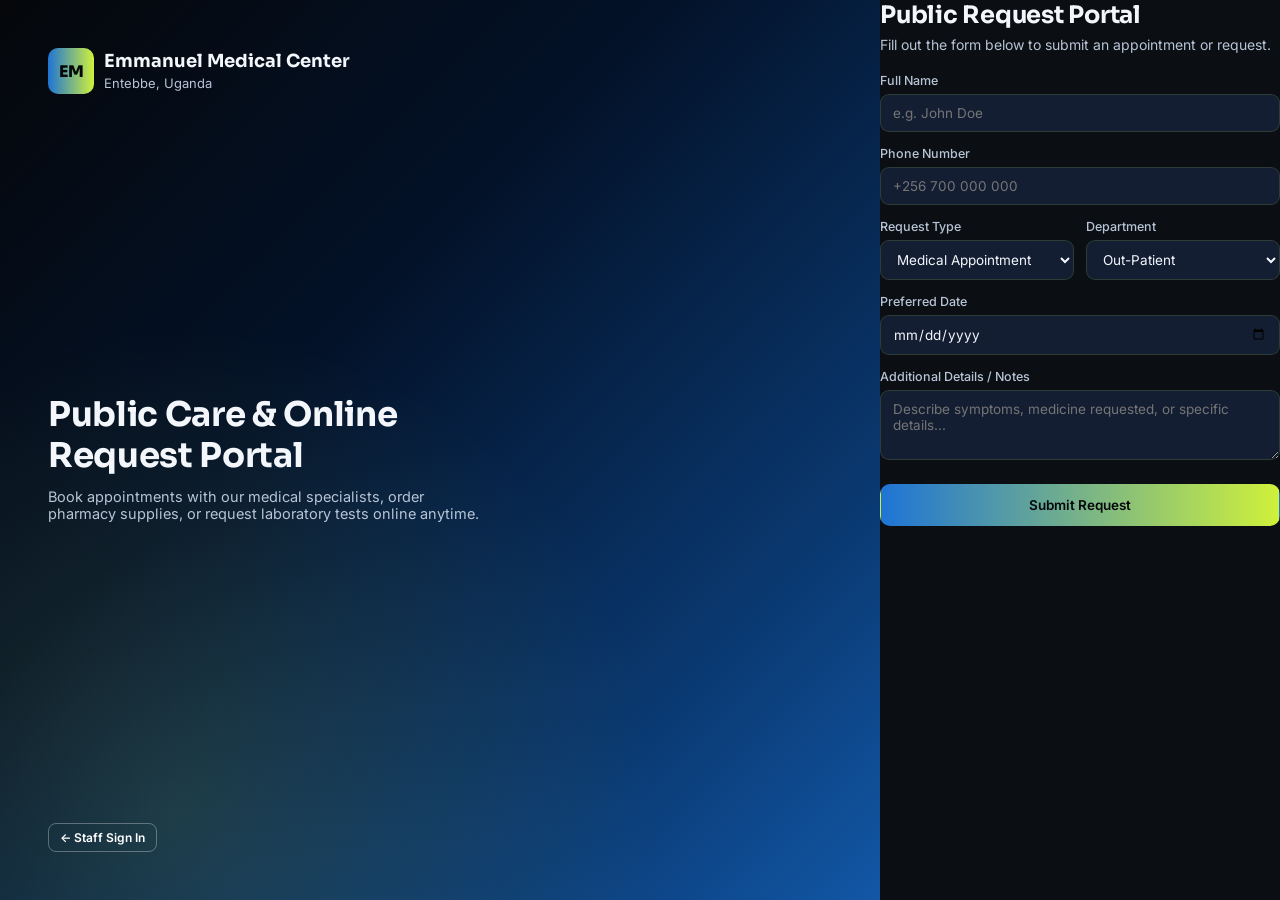
<file: booking.html>
<!DOCTYPE html>
<html lang="en">
<head>
<meta charset="UTF-8">
<meta name="viewport" content="width=device-width, initial-scale=1.0">
<title>Book Appointment & Request Services — Emmanuel Medical Center</title>
<link rel="icon" type="image/svg+xml" href="favicon.svg">
<link rel="stylesheet" href="style.css">
</head>
<body>

<div class="login-wrap">
  <div class="login-hero">
    <div style="position:relative; z-index:1;">
      <div class="flex gap-10" style="align-items:center;">
        <div class="brand-mark" style="width:46px;height:46px;font-size:16px;">EM</div>
        <div>
          <b style="font-family:var(--font-display); font-size:18px; display:block;">Emmanuel Medical Center</b>
          <span style="color:var(--text-mid); font-size:13px;">Entebbe, Uganda</span>
        </div>
      </div>
    </div>

    <div style="position:relative; z-index:1;">
      <h2 style="font-size:34px; max-width:480px; line-height:1.2;">Public Care & Online Request Portal</h2>
      <p class="text-mid" style="max-width:440px; margin-top:12px; font-size:14.5px;">
        Book appointments with our medical specialists, order pharmacy supplies, or request laboratory tests online anytime.
      </p>
    </div>

    <div style="position:relative; z-index:1;">
      <a href="index.html" class="btn btn-outline btn-sm" style="color: white; border-color: rgba(255,255,255,0.3);">&larr; Staff Sign In</a>
    </div>
  </div>

  <div class="login-card">
    <h1 style="font-size:24px; font-family:var(--font-display); font-weight:700;">Public Request Portal</h1>
    <p class="text-mid" style="margin-top:4px; font-size:14px;">Fill out the form below to submit an appointment or request.</p>

    <div id="bookingSuccess" class="alert alert-success mt-14" style="display:none; background:#EDFCF2; color:#15803D; padding:12px; border-radius:6px; font-size:13.5px; border:1px solid #BBF7D0;">
      <strong>Request Submitted Successfully!</strong><br>
      Our staff has received your request and a live notification has been sent.
    </div>

    <form id="publicBookingForm" class="mt-20">
      <div class="form-group">
        <label class="form-label" for="applicantName">Full Name</label>
        <input type="text" id="applicantName" class="form-control" placeholder="e.g. John Doe" required>
      </div>

      <div class="form-group mt-14">
        <label class="form-label" for="applicantPhone">Phone Number</label>
        <input type="tel" id="applicantPhone" class="form-control" placeholder="+256 700 000 000" required>
      </div>

      <div class="form-row mt-14" style="display:flex; gap:12px;">
        <div class="form-group" style="flex:1;">
          <label class="form-label" for="requestType">Request Type</label>
          <select id="requestType" class="form-control" required>
            <option value="Appointment">Medical Appointment</option>
            <option value="Pharmacy Order">Pharmacy Order</option>
            <option value="Lab Test">Laboratory Test Request</option>
          </select>
        </div>

        <div class="form-group" style="flex:1;">
          <label class="form-label" for="department">Department</label>
          <select id="department" class="form-control" required>
            <option value="Out-Patient">Out-Patient</option>
            <option value="In-Patient">In-Patient</option>
            <option value="Pharmacy">Pharmacy</option>
            <option value="Laboratory">Laboratory</option>
            <option value="Maternity">Maternity</option>
          </select>
        </div>
      </div>

      <div class="form-group mt-14">
        <label class="form-label" for="preferredDate">Preferred Date</label>
        <input type="date" id="preferredDate" class="form-control" required>
      </div>

      <div class="form-group mt-14">
        <label class="form-label" for="notes">Additional Details / Notes</label>
        <textarea id="notes" class="form-control" rows="3" placeholder="Describe symptoms, medicine requested, or specific details..."></textarea>
      </div>

      <button type="submit" class="btn btn-primary btn-block mt-20" style="width:100%; padding:12px;">Submit Request</button>
    </form>
  </div>
</div>

<script src="db.js"></script>
<script src="notifications.js"></script>
<script>
  // Set default minimum date to today
  document.getElementById("preferredDate").min = new Date().toISOString().split("T")[0];

  document.getElementById("publicBookingForm").addEventListener("submit", (e) => {
    e.preventDefault();

    const name = document.getElementById("applicantName").value.trim();
    const phone = document.getElementById("applicantPhone").value.trim();
    const type = document.getElementById("requestType").value;
    const deptName = document.getElementById("department").value;
    const date = document.getElementById("preferredDate").value;
    const notes = document.getElementById("notes").value.trim();

    // 1. Find or create matching department
    const depts = DB.all("departments");
    let dept = depts.find(d => d.name.toLowerCase() === deptName.toLowerCase());
    const deptId = dept ? dept.id : "DEP-00001";

    // 2. Insert into appointments table
    const apptRecord = {
      id: DB.nextId("appointments", "APT"),
      patient_name: name,
      phone: phone,
      request_type: type,
      department_id: deptId,
      department_name: deptName,
      appointment_date: date,
      notes: notes,
      status: "pending",
      created_at: new Date().toISOString()
    };
    DB.insert("appointments", apptRecord);

    // 3. Broadcast notification to all open tabs/pages
    Notify.send({
      title: `New Public ${type}`,
      message: `${name} (${phone}) submitted a request for ${deptName} on ${date}.`,
      target_role: "all",
      type: "info"
    });

    // 4. Log audit entry
    DB.log("public_request", `Public booking created by ${name} (${type})`, "public");

    // 5. Show success message & reset form
    document.getElementById("bookingSuccess").style.display = "block";
    document.getElementById("publicBookingForm").reset();

    setTimeout(() => {
      document.getElementById("bookingSuccess").style.display = "none";
    }, 5000);
  });
</script>

</body>
</html>
</file>
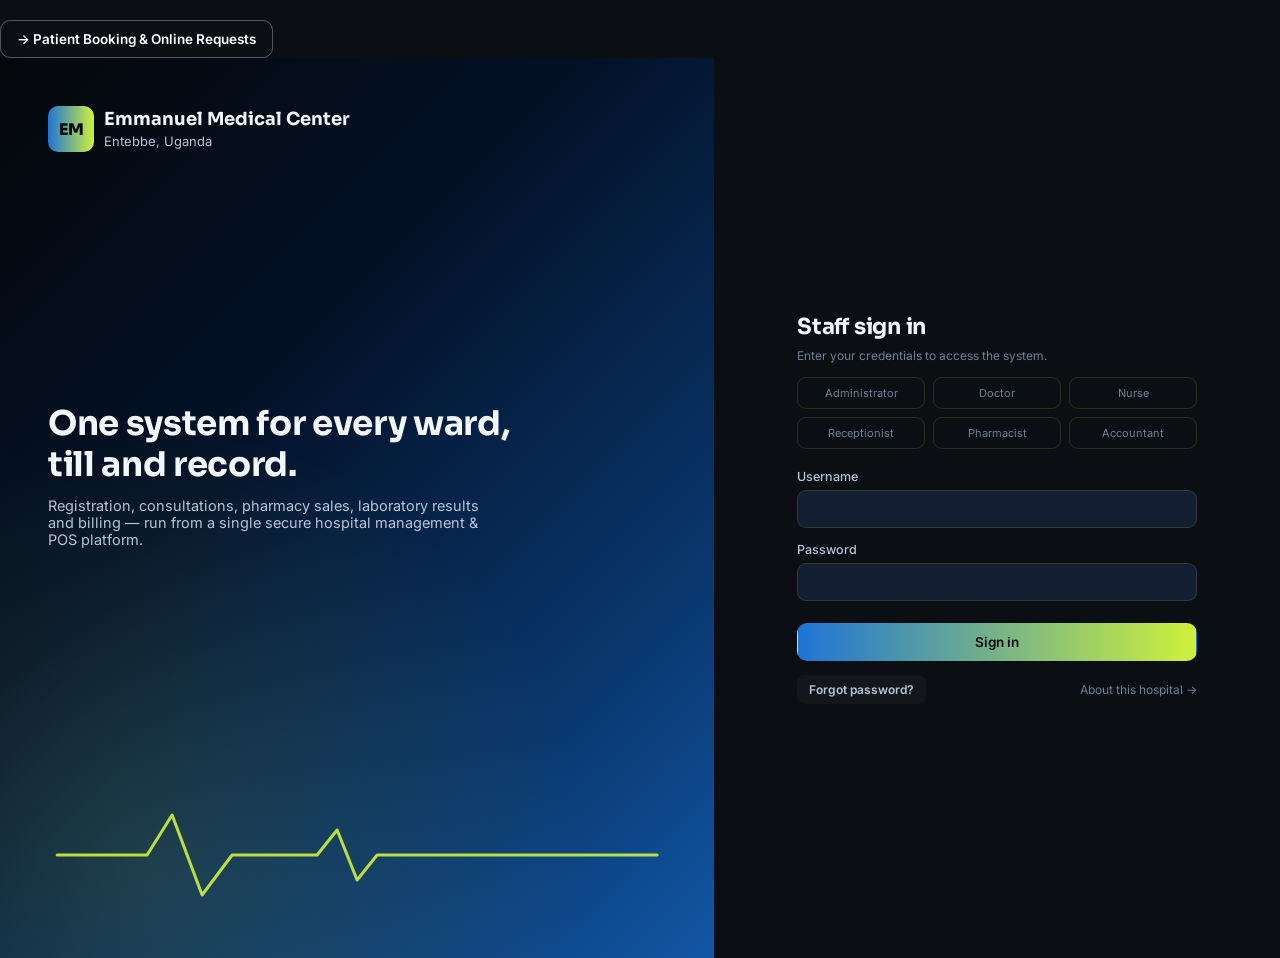
<file: clinical.html>
<!DOCTYPE html>
<html lang="en">
<head>
<meta charset="UTF-8">
<meta name="viewport" content="width=device-width, initial-scale=1.0">
<title>Doctor Consultation — Emmanuel Medical Center</title>
<link rel="icon" type="image/svg+xml" href="\favicon.svg">
<link rel="stylesheet" href="style.css">
</head>
<body>
<script src="db.js"></script>
<script src="auth.js"></script>
<script src="notifications.js"></script>
<script src="shell.js"></script>

<script>
const { user, contentEl } = renderShell({
  activePage: "clinical",
  title: "Doctor Consultation",
  subtitle: "Review history and record diagnosis, prescriptions and lab requests."
});

contentEl.innerHTML = `
  <div class="panel">
    <label>Select patient</label>
    <select id="patientSelect" style="max-width:420px;"></select>
  </div>

  <div id="consultArea" style="display:none;">
    <div class="grid grid-2 mt-20" style="align-items:start;">
      <div class="panel">
        <div class="panel-head"><h3>Patient history</h3></div>
        <div id="historyList"></div>
      </div>

      <div class="panel">
        <div class="panel-head"><h3>New consultation note</h3></div>
        <form id="consultForm">
          <div class="field"><label>Symptoms</label><textarea id="c_symptoms" rows="2"></textarea></div>
          <div class="field"><label>Diagnosis</label><textarea id="c_diagnosis" rows="2"></textarea></div>
          <div class="field"><label>Doctor's notes</label><textarea id="c_notes" rows="2"></textarea></div>
          <div class="field"><label>Attach document (optional, small files only)</label><input type="file" id="c_file"></div>
          <button type="submit" class="btn btn-primary btn-block">Save consultation note</button>
        </form>
      </div>
    </div>

    <div class="grid grid-2 mt-20" style="align-items:start;">
      <div class="panel">
        <div class="panel-head"><h3>Write prescription</h3></div>
        <form id="prescribeForm">
          <div class="field"><label>Medicine</label>
            <select id="rx_medicine" required></select>
          </div>
          <div class="field-row">
            <div class="field"><label>Dosage</label><input type="text" id="rx_dosage" placeholder="e.g. 500mg twice daily" required></div>
            <div class="field"><label>Duration</label><input type="text" id="rx_duration" placeholder="e.g. 5 days" required></div>
          </div>
          <div class="field"><label>Instructions</label><textarea id="rx_instructions" rows="2"></textarea></div>
          <button type="submit" class="btn btn-primary btn-block">Add prescription</button>
        </form>
        <div id="rxList" class="mt-14"></div>
      </div>

      <div class="panel">
        <div class="panel-head"><h3>Request laboratory test</h3></div>
        <form id="labForm">
          <div class="field"><label>Test type</label><input type="text" id="lab_type" placeholder="e.g. Full blood count, Malaria test" required></div>
          <div class="field"><label>Notes for laboratory</label><textarea id="lab_notes" rows="2"></textarea></div>
          <button type="submit" class="btn btn-primary btn-block">Send request to laboratory</button>
        </form>
        <div id="labReqList" class="mt-14"></div>
      </div>
    </div>
  </div>
`;

function populatePatientSelect() {
  const sel = document.getElementById("patientSelect");
  const patients = DB.all("patients");
  sel.innerHTML = `<option value="">Select a patient...</option>` + patients.map(p => `<option value="${p.id}">${escapeHtml(p.full_name)} (${p.id})</option>`).join("");
}
function populateMedicineSelect() {
  const sel = document.getElementById("rx_medicine");
  const meds = DB.all("medicines");
  sel.innerHTML = meds.length
    ? meds.map(m => `<option value="${m.id}">${escapeHtml(m.name)} — ${escapeHtml(m.category||"")}</option>`).join("")
    : `<option value="">No medicines in inventory yet</option>`;
}

let currentDoctor = null;
function resolveDoctor() {
  // Match logged-in user to a doctors record by full name; if none, create a lightweight linked record.
  let doc = DB.all("doctors").find(d => d.user_id === user.id);
  if (!doc && user.role === "Doctor") {
    doc = DB.insert("doctors", { id: DB.nextId("doctors","DOC"), user_id: user.id, full_name: user.full_name, specialty: "General", created_at: new Date().toISOString() });
  }
  return doc;
}

function renderHistory(patientId) {
  const records = DB.query("medical_records", r => r.patient_id === patientId).sort((a,b)=> new Date(b.created_at)-new Date(a.created_at));
  const el = document.getElementById("historyList");
  el.innerHTML = records.length ? records.map(r => `
    <div class="card mt-8">
      <div class="flex-between"><b>${fmtDateTime(r.created_at)}</b><span class="text-dim small">Dr. ${escapeHtml(DB.find("doctors", r.doctor_id)?.full_name || "—")}</span></div>
      <p class="mt-8"><b>Symptoms:</b> ${escapeHtml(r.symptoms||"—")}</p>
      <p class="mt-8"><b>Diagnosis:</b> ${escapeHtml(r.diagnosis||"—")}</p>
      <p class="mt-8"><b>Notes:</b> ${escapeHtml(r.notes||"—")}</p>
      ${r.document_name ? `<p class="mt-8 small text-dim">&#128206; ${escapeHtml(r.document_name)}</p>` : ""}
    </div>
  `).join("") : `<div class="empty-state"><div class="glyph">&#128220;</div>No history recorded yet for this patient.</div>`;
}

function renderRx(patientId) {
  const list = DB.query("prescriptions", r => r.patient_id === patientId).sort((a,b)=>new Date(b.created_at)-new Date(a.created_at));
  document.getElementById("rxList").innerHTML = list.length ? `<div class="table-wrap"><table><thead><tr><th>Medicine</th><th>Dosage</th><th>Duration</th><th>Date</th></tr></thead><tbody>
    ${list.map(r => `<tr><td>${escapeHtml(r.medicine_name)}</td><td>${escapeHtml(r.dosage)}</td><td>${escapeHtml(r.duration)}</td><td>${fmtDate(r.created_at)}</td></tr>`).join("")}
  </tbody></table></div>` : `<p class="text-dim small">No prescriptions written yet for this patient.</p>`;
}

function renderLabRequests(patientId) {
  const list = DB.query("laboratory_tests", r => r.patient_id === patientId).sort((a,b)=>new Date(b.created_at)-new Date(a.created_at));
  document.getElementById("labReqList").innerHTML = list.length ? list.map(t => `
    <div class="flex-between card mt-8">
      <div><b>${escapeHtml(t.test_type)}</b><div class="text-dim small">${fmtDate(t.created_at)}</div></div>
      <span class="badge ${t.status==='completed'?'badge-good':t.status==='in-progress'?'badge-warn':'badge-info'}">${t.status}</span>
    </div>
  `).join("") : `<p class="text-dim small">No laboratory requests yet for this patient.</p>`;
}

let selectedPatientId = null;

document.getElementById("patientSelect").addEventListener("change", (e) => {
  selectedPatientId = e.target.value;
  document.getElementById("consultArea").style.display = selectedPatientId ? "block" : "none";
  if (!selectedPatientId) return;
  renderHistory(selectedPatientId);
  renderRx(selectedPatientId);
  renderLabRequests(selectedPatientId);
});

document.getElementById("consultForm").addEventListener("submit", (e) => {
  e.preventDefault();
  if (!selectedPatientId) return;
  const doc = resolveDoctor();
  const fileInput = document.getElementById("c_file");
  const finish = (docName, docData) => {
    const record = {
      id: DB.nextId("medical_records", "MR"),
      patient_id: selectedPatientId,
      doctor_id: doc ? doc.id : null,
      symptoms: document.getElementById("c_symptoms").value.trim(),
      diagnosis: document.getElementById("c_diagnosis").value.trim(),
      notes: document.getElementById("c_notes").value.trim(),
      document_name: docName || null,
      document_data: docData || null,
      created_at: new Date().toISOString()
    };
    DB.insert("medical_records", record);
    DB.log("consultation_recorded", `Consultation recorded for patient ${selectedPatientId}`, user.id);
    e.target.reset();
    renderHistory(selectedPatientId);
  };
  if (fileInput.files[0] && fileInput.files[0].size < 400000) {
    const reader = new FileReader();
    reader.onload = () => finish(fileInput.files[0].name, reader.result);
    reader.readAsDataURL(fileInput.files[0]);
  } else if (fileInput.files[0]) {
    alert("File too large for local storage (max ~400KB). Note saved without the attachment.");
    finish(null, null);
  } else {
    finish(null, null);
  }
});

document.getElementById("prescribeForm").addEventListener("submit", (e) => {
  e.preventDefault();
  if (!selectedPatientId) return;
  const doc = resolveDoctor();
  const medSel = document.getElementById("rx_medicine");
  const medicine = DB.find("medicines", medSel.value);
  if (!medicine) { alert("Please add medicines in the Pharmacy page first."); return; }
  const record = {
    id: DB.nextId("prescriptions", "RX"),
    patient_id: selectedPatientId,
    doctor_id: doc ? doc.id : null,
    medicine_id: medicine.id,
    medicine_name: medicine.name,
    dosage: document.getElementById("rx_dosage").value.trim(),
    duration: document.getElementById("rx_duration").value.trim(),
    instructions: document.getElementById("rx_instructions").value.trim(),
    status: "pending",
    created_at: new Date().toISOString()
  };
  DB.insert("prescriptions", record);
  Notify.send({ title: "New prescription", message: `Dr. ${doc?doc.full_name:user.full_name} prescribed ${medicine.name} for a patient.`, target_role: "Pharmacist", type: "info" });
  e.target.reset();
  populateMedicineSelect();
  renderRx(selectedPatientId);
});

document.getElementById("labForm").addEventListener("submit", (e) => {
  e.preventDefault();
  if (!selectedPatientId) return;
  const doc = resolveDoctor();
  const record = {
    id: DB.nextId("laboratory_tests", "LAB"),
    patient_id: selectedPatientId,
    doctor_id: doc ? doc.id : null,
    test_type: document.getElementById("lab_type").value.trim(),
    notes: document.getElementById("lab_notes").value.trim(),
    status: "requested",
    created_at: new Date().toISOString()
  };
  DB.insert("laboratory_tests", record);
  Notify.send({ title: "New laboratory request", message: `${record.test_type} requested for a patient by Dr. ${doc?doc.full_name:user.full_name}.`, target_role: "Laboratory", type: "info" });
  e.target.reset();
  renderLabRequests(selectedPatientId);
});

populatePatientSelect();
populateMedicineSelect();
</script>
</body>
</html>
</file>
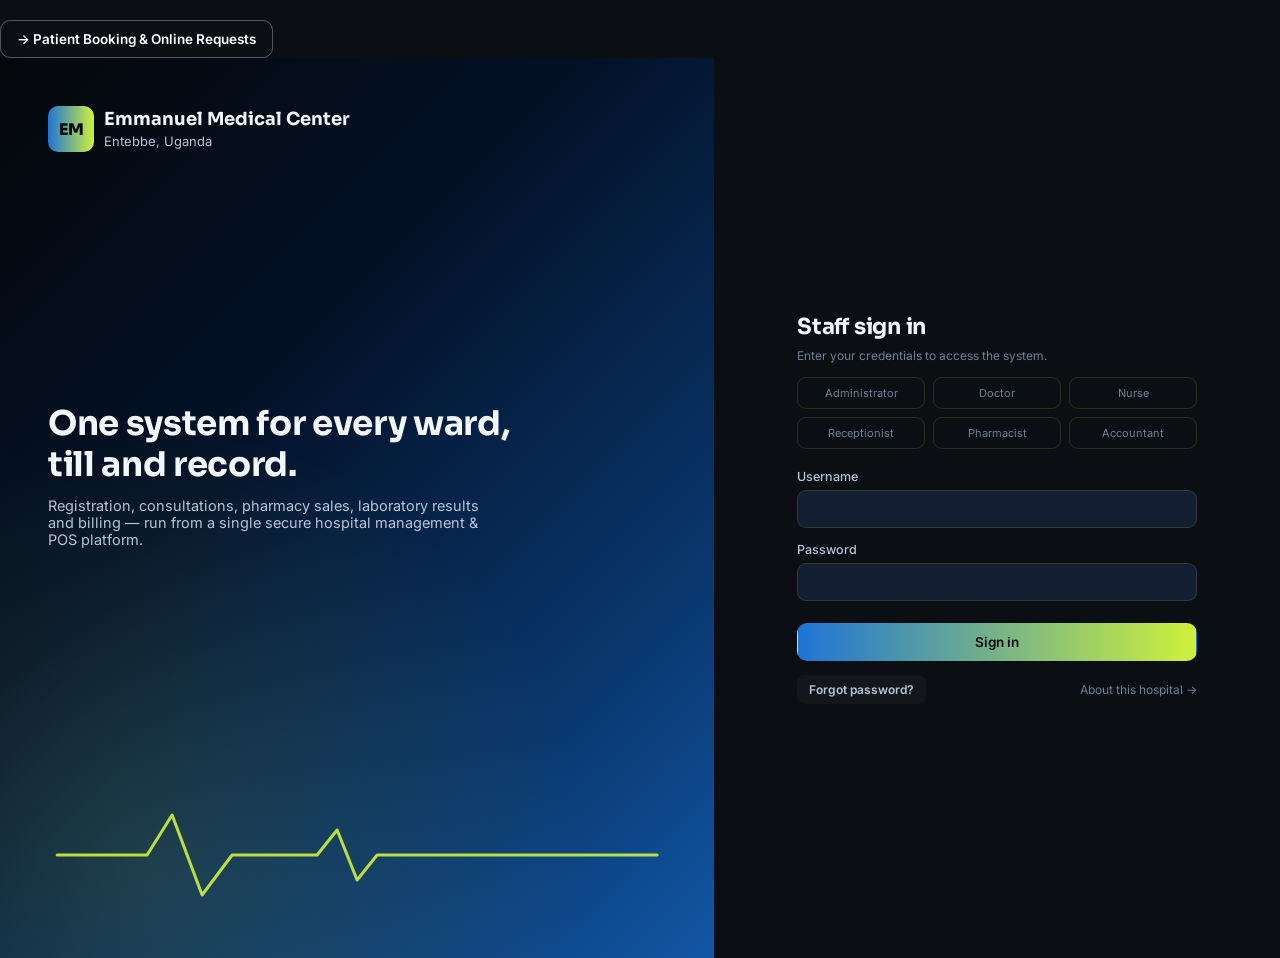
<file: laboratory.html>
<!DOCTYPE html>
<html lang="en">
<head>
<meta charset="UTF-8">
<meta name="viewport" content="width=device-width, initial-scale=1.0">
<title>Laboratory — Emmanuel Medical Center</title>
<link rel="icon" type="image/svg+xml" href="favicon.svg">
<link rel="stylesheet" href="style.css">
</head>
<body>
<script src="db.js"></script>
<script src="auth.js"></script>
<script src="notifications.js"></script>
<script src="shell.js"></script>

<script>
const { user, contentEl } = renderShell({
  activePage: "laboratory",
  title: "Laboratory",
  subtitle: "Track test requests, enter results, and notify the requesting doctor."
});

contentEl.innerHTML = `
  <div class="panel">
    <div class="panel-head">
      <h3>Test requests</h3>
      <select id="statusFilter">
        <option value="">All statuses</option>
        <option value="requested">Requested</option>
        <option value="in-progress">In progress</option>
        <option value="completed">Completed</option>
      </select>
    </div>
    <div class="table-wrap">
      <table>
        <thead><tr><th>Date</th><th>Patient</th><th>Test type</th><th>Requested by</th><th>Status</th><th></th></tr></thead>
        <tbody id="labBody"></tbody>
      </table>
    </div>
  </div>
`;

document.body.insertAdjacentHTML("beforeend", `
<div class="modal-backdrop" id="resultModal">
  <div class="modal modal-lg">
    <div class="modal-head"><h3>Enter result</h3><button class="modal-close" onclick="closeModal('resultModal')">&times;</button></div>
    <form id="resultForm">
      <input type="hidden" id="res_test_id">
      <div class="field"><label>Result summary</label><textarea id="res_summary" rows="4" required></textarea></div>
      <div class="field"><label>Attach file (optional, small files only)</label><input type="file" id="res_file"></div>
      <button type="submit" class="btn btn-primary btn-block">Save & send results to doctor</button>
    </form>
  </div>
</div>
`);

function renderLab() {
  const filter = document.getElementById("statusFilter").value;
  let tests = DB.all("laboratory_tests").sort((a,b)=> new Date(b.created_at)-new Date(a.created_at));
  if (filter) tests = tests.filter(t => t.status === filter);

  const body = document.getElementById("labBody");
  if (tests.length === 0) {
    body.innerHTML = `<tr class="empty-row"><td colspan="6">No laboratory requests found.</td></tr>`;
    return;
  }
  body.innerHTML = tests.map(t => {
    const patient = DB.find("patients", t.patient_id);
    const doctor = DB.find("doctors", t.doctor_id);
    const statusBadge = { requested: "badge-info", "in-progress": "badge-warn", completed: "badge-good" }[t.status] || "badge-info";
    return `
      <tr>
        <td>${fmtDate(t.created_at)}</td>
        <td>${patient ? escapeHtml(patient.full_name) : "—"}</td>
        <td>${escapeHtml(t.test_type)}</td>
        <td>${doctor ? "Dr. " + escapeHtml(doctor.full_name) : "—"}</td>
        <td><span class="badge ${statusBadge}">${t.status}</span></td>
        <td class="flex gap-8">
          ${t.status === "requested" ? `<button class="btn btn-sm btn-outline" onclick="setInProgress('${t.id}')">Start</button>` : ""}
          ${t.status !== "completed" ? `<button class="btn btn-sm btn-primary" onclick="openResult('${t.id}')">Enter result</button>` : `<button class="btn btn-sm btn-ghost" onclick="viewResult('${t.id}')">View result</button>`}
        </td>
      </tr>`;
  }).join("");
}

function setInProgress(id) {
  DB.update("laboratory_tests", id, { status: "in-progress" });
  DB.log("lab_in_progress", `Test ${id} marked in progress`, user.id);
  renderLab();
}

function openResult(id) {
  document.getElementById("res_test_id").value = id;
  document.getElementById("resultForm").reset();
  document.getElementById("res_test_id").value = id;
  openModal("resultModal");
}

function viewResult(id) {
  const result = DB.all("laboratory_results").find(r => r.test_id === id);
  if (!result) { alert("No result found."); return; }
  alert(result.result_summary);
}

document.getElementById("resultForm").addEventListener("submit", (e) => {
  e.preventDefault();
  const testId = document.getElementById("res_test_id").value;
  const test = DB.find("laboratory_tests", testId);
  const fileInput = document.getElementById("res_file");

  const finish = (fileName, fileData) => {
    DB.insert("laboratory_results", {
      id: DB.nextId("laboratory_results", "RES"),
      test_id: testId,
      result_summary: document.getElementById("res_summary").value.trim(),
      file_name: fileName || null,
      file_data: fileData || null,
      entered_by: user.id,
      created_at: new Date().toISOString()
    });
    DB.update("laboratory_tests", testId, { status: "completed" });
    DB.log("lab_result_entered", `Result entered for test ${testId}`, user.id);
    Notify.send({ title: "Laboratory result ready", message: `Results for ${test.test_type} are ready for review.`, target_role: "Doctor", type: "info" });
    closeModal("resultModal");
    renderLab();
  };

  if (fileInput.files[0] && fileInput.files[0].size < 400000) {
    const reader = new FileReader();
    reader.onload = () => finish(fileInput.files[0].name, reader.result);
    reader.readAsDataURL(fileInput.files[0]);
  } else if (fileInput.files[0]) {
    alert("File too large for local storage (max ~400KB). Result saved without the attachment.");
    finish(null, null);
  } else {
    finish(null, null);
  }
});

document.getElementById("statusFilter").addEventListener("change", renderLab);
renderLab();
</script>
</body>
</html>
</file>
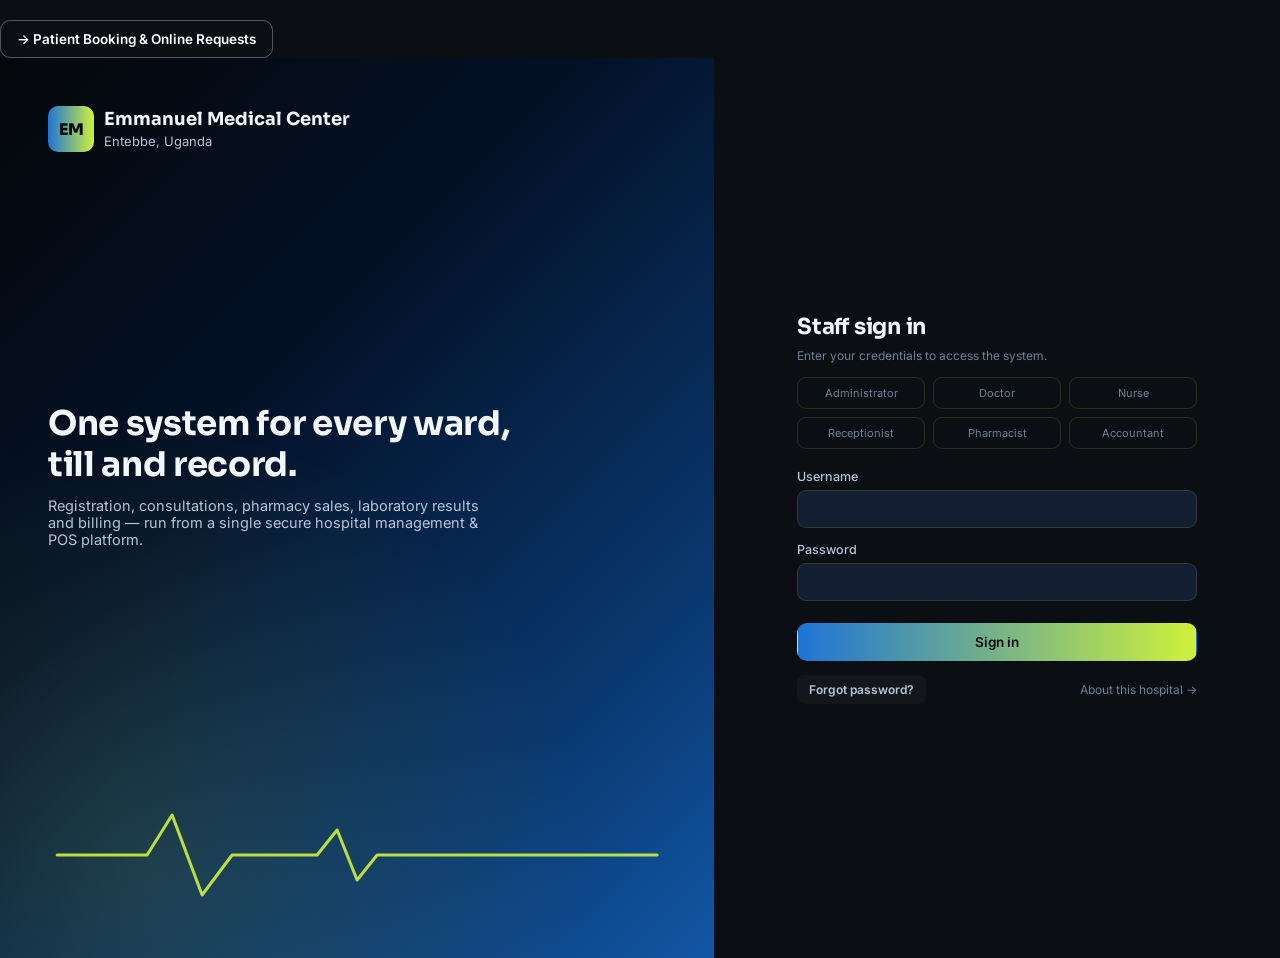
<file: patients.html>
<!DOCTYPE html>
<html lang="en">
<head>
<meta charset="UTF-8">
<meta name="viewport" content="width=device-width, initial-scale=1.0">
<title>Patients & Appointments — Emmanuel Medical Center</title>
<link rel="icon" type="image/svg+xml" href="favicon.svg">
<link rel="stylesheet" href="style.css">
</head>
<body>
<script src="db.js"></script>
<script src="auth.js"></script>
<script src="notifications.js"></script>
<script src="shell.js"></script>

<script>
const { user, contentEl } = renderShell({
  activePage: "patients",
  title: "Patients & Appointments",
  subtitle: "Registration, patient records and the reception desk."
});

contentEl.innerHTML = `
  <div class="tabs">
    <div class="tab active" data-tab="patientsTab">Patients</div>
    <div class="tab" data-tab="apptTab">Appointments & Queue</div>
  </div>

  <div class="tab-panel active" id="patientsTab">
    <div class="panel">
      <div class="panel-head">
        <h3>Patient records</h3>
        <div class="flex gap-10">
          <input class="search-input" id="patientSearch" placeholder="Search by name, ID or phone...">
          <button class="btn btn-primary" id="openRegisterBtn">&#10133; Register patient</button>
        </div>
      </div>
      <div class="table-wrap">
        <table>
          <thead><tr><th>Patient ID</th><th>Name</th><th>Gender</th><th>DOB</th><th>Phone</th><th>Insurance</th><th>Registered</th><th></th></tr></thead>
          <tbody id="patientsBody"></tbody>
        </table>
      </div>
    </div>
  </div>

  <div class="tab-panel" id="apptTab">
    <div class="panel">
      <div class="panel-head">
        <h3>Appointments</h3>
        <div class="flex gap-10">
          <input type="date" id="apptDateFilter">
          <button class="btn btn-primary" id="openApptBtn">&#10133; Book appointment</button>
        </div>
      </div>
      <div class="table-wrap">
        <table>
          <thead><tr><th>Time</th><th>Patient</th><th>Department</th><th>Doctor</th><th>Status</th><th></th></tr></thead>
          <tbody id="apptBody"></tbody>
        </table>
      </div>
    </div>

    <div class="panel mt-20">
      <div class="panel-head"><h3>Waiting queue (checked-in, today)</h3></div>
      <div class="table-wrap">
        <table>
          <thead><tr><th>#</th><th>Patient</th><th>Department</th><th>Doctor</th><th>Checked in</th><th></th></tr></thead>
          <tbody id="queueBody"></tbody>
        </table>
      </div>
    </div>
  </div>
`;

/* ---------------- tabs ---------------- */
document.querySelectorAll(".tab").forEach(t => t.onclick = () => {
  document.querySelectorAll(".tab").forEach(x => x.classList.remove("active"));
  document.querySelectorAll(".tab-panel").forEach(x => x.classList.remove("active"));
  t.classList.add("active");
  document.getElementById(t.dataset.tab).classList.add("active");
});

/* ---------------- modals (built dynamically) ---------------- */
document.body.insertAdjacentHTML("beforeend", `
<div class="modal-backdrop" id="registerModal">
  <div class="modal modal-lg">
    <div class="modal-head"><h3>Register patient</h3><button class="modal-close" onclick="closeModal('registerModal')">&times;</button></div>
    <form id="registerForm">
      <div class="field-row">
        <div class="field"><label>Full name *</label><input type="text" id="p_name" required></div>
        <div class="field"><label>Gender *</label><select id="p_gender" required><option value="">Select</option><option>Male</option><option>Female</option></select></div>
      </div>
      <div class="field-row">
        <div class="field"><label>Date of birth *</label><input type="date" id="p_dob" required></div>
        <div class="field"><label>Phone *</label><input type="tel" id="p_phone" required></div>
      </div>
      <div class="field"><label>Address</label><input type="text" id="p_address"></div>
      <div class="field-row">
        <div class="field"><label>Emergency contact name</label><input type="text" id="p_ec_name"></div>
        <div class="field"><label>Emergency contact phone</label><input type="tel" id="p_ec_phone"></div>
      </div>
      <div class="field-row">
        <div class="field"><label>Insurance provider</label><input type="text" id="p_ins_provider"></div>
        <div class="field"><label>Insurance number</label><input type="text" id="p_ins_number"></div>
      </div>
      <button type="submit" class="btn btn-primary btn-block mt-8">Save patient</button>
    </form>
  </div>
</div>

<div class="modal-backdrop" id="apptModal">
  <div class="modal">
    <div class="modal-head"><h3>Book appointment</h3><button class="modal-close" onclick="closeModal('apptModal')">&times;</button></div>
    <form id="apptForm">
      <div class="field"><label>Patient *</label><select id="a_patient" required></select></div>
      <div class="field-row">
        <div class="field"><label>Department *</label><select id="a_dept" required></select></div>
        <div class="field"><label>Doctor *</label><select id="a_doctor" required></select></div>
      </div>
      <div class="field-row">
        <div class="field"><label>Date *</label><input type="date" id="a_date" required></div>
        <div class="field"><label>Time *</label><input type="time" id="a_time" required></div>
      </div>
      <div class="field"><label>Reason for visit</label><textarea id="a_reason" rows="2"></textarea></div>
      <button type="submit" class="btn btn-primary btn-block mt-8">Book appointment</button>
    </form>
  </div>
</div>

<div class="modal-backdrop" id="profileModal">
  <div class="modal modal-lg" id="profileModalBody"></div>
</div>
`);

/* ---------------- patients ---------------- */
function renderPatients(filter = "") {
  const patients = DB.all("patients").filter(p =>
    !filter || p.full_name.toLowerCase().includes(filter.toLowerCase()) ||
    p.id.toLowerCase().includes(filter.toLowerCase()) || (p.phone || "").includes(filter)
  ).sort((a,b) => new Date(b.created_at) - new Date(a.created_at));

  const body = document.getElementById("patientsBody");
  if (patients.length === 0) {
    body.innerHTML = `<tr class="empty-row"><td colspan="8">No patients registered yet. Click "Register patient" to add the first record.</td></tr>`;
    return;
  }
  body.innerHTML = patients.map(p => `
    <tr>
      <td><span class="badge badge-info">${p.id}</span></td>
      <td>${escapeHtml(p.full_name)}</td>
      <td>${p.gender}</td>
      <td>${fmtDate(p.dob)}</td>
      <td>${escapeHtml(p.phone)}</td>
      <td>${p.insurance_provider ? escapeHtml(p.insurance_provider) : '<span class="text-dim">None</span>'}</td>
      <td>${fmtDate(p.created_at)}</td>
      <td><button class="btn btn-outline btn-sm" onclick="openProfile('${p.id}')">View profile</button></td>
    </tr>
  `).join("");
}

document.getElementById("patientSearch").addEventListener("input", (e) => renderPatients(e.target.value));
document.getElementById("openRegisterBtn").onclick = () => openModal("registerModal");

document.getElementById("registerForm").addEventListener("submit", (e) => {
  e.preventDefault();
  const record = {
    id: DB.nextId("patients", "PAT"),
    full_name: document.getElementById("p_name").value.trim(),
    gender: document.getElementById("p_gender").value,
    dob: document.getElementById("p_dob").value,
    phone: document.getElementById("p_phone").value.trim(),
    address: document.getElementById("p_address").value.trim(),
    emergency_contact_name: document.getElementById("p_ec_name").value.trim(),
    emergency_contact_phone: document.getElementById("p_ec_phone").value.trim(),
    insurance_provider: document.getElementById("p_ins_provider").value.trim(),
    insurance_number: document.getElementById("p_ins_number").value.trim(),
    registered_by: user.id,
    created_at: new Date().toISOString()
  };
  DB.insert("patients", record);
  DB.log("patient_registered", `${record.full_name} registered`, user.id);
  Notify.send({ title: "New patient registered", message: `${record.full_name} (${record.id}) was registered by ${user.full_name}.`, target_role: "all", type: "info" });
  e.target.reset();
  closeModal("registerModal");
  renderPatients();
  populatePatientSelect();
});

/* ---------------- appointments ---------------- */
function populateDeptDoctorSelects() {
  const deptSel = document.getElementById("a_dept");
  deptSel.innerHTML = `<option value="">Select</option>` + DB.all("departments").map(d => `<option value="${d.id}">${d.name}</option>`).join("");
  const docSel = document.getElementById("a_doctor");
  const doctors = DB.all("doctors");
  docSel.innerHTML = doctors.length
    ? `<option value="">Select</option>` + doctors.map(d => `<option value="${d.id}">Dr. ${escapeHtml(d.full_name)} — ${escapeHtml(d.specialty||"General")}</option>`).join("")
    : `<option value="">No doctors added yet — add one in Reports, Users & Settings</option>`;
}

function populatePatientSelect() {
  const sel = document.getElementById("a_patient");
  const patients = DB.all("patients");
  sel.innerHTML = patients.length
    ? `<option value="">Select</option>` + patients.map(p => `<option value="${p.id}">${escapeHtml(p.full_name)} (${p.id})</option>`).join("")
    : `<option value="">No patients registered yet</option>`;
}

document.getElementById("openApptBtn").onclick = () => {
  populateDeptDoctorSelects(); populatePatientSelect();
  openModal("apptModal");
};

document.getElementById("apptForm").addEventListener("submit", (e) => {
  e.preventDefault();
  const patient = DB.find("patients", document.getElementById("a_patient").value);
  const doctor = DB.find("doctors", document.getElementById("a_doctor").value);
  const dept = DB.find("departments", document.getElementById("a_dept").value);
  if (!patient || !doctor || !dept) { alert("Please select patient, department and doctor."); return; }

  const record = {
    id: DB.nextId("appointments", "APT"),
    patient_id: patient.id,
    doctor_id: doctor.id,
    department_id: dept.id,
    appointment_date: document.getElementById("a_date").value,
    appointment_time: document.getElementById("a_time").value,
    reason: document.getElementById("a_reason").value.trim(),
    status: "scheduled",
    checked_in_at: null,
    created_by: user.id,
    created_at: new Date().toISOString()
  };
  DB.insert("appointments", record);
  DB.log("appointment_booked", `Appointment for ${patient.full_name} with Dr. ${doctor.full_name}`, user.id);
  Notify.send({ title: "Appointment booked", message: `${patient.full_name} booked with Dr. ${doctor.full_name} on ${record.appointment_date}.`, target_role: "Doctor", type: "info" });
  e.target.reset();
  closeModal("apptModal");
  renderAppointments();
});

function renderAppointments() {
  const filterDate = document.getElementById("apptDateFilter").value;
  let appts = DB.all("appointments").sort((a,b) => new Date(a.appointment_date+"T"+a.appointment_time) - new Date(b.appointment_date+"T"+b.appointment_time));
  if (filterDate) appts = appts.filter(a => a.appointment_date === filterDate);

  const body = document.getElementById("apptBody");
  if (appts.length === 0) {
    body.innerHTML = `<tr class="empty-row"><td colspan="6">No appointments found. Book one with the button above.</td></tr>`;
    return;
  }
  body.innerHTML = appts.map(a => {
    const patient = DB.find("patients", a.patient_id);
    const doctor = DB.find("doctors", a.doctor_id);
    const dept = DB.find("departments", a.department_id);
    const statusBadge = {
      scheduled: '<span class="badge badge-info">Scheduled</span>',
      "checked-in": '<span class="badge badge-warn">Checked in</span>',
      completed: '<span class="badge badge-good">Completed</span>',
      cancelled: '<span class="badge badge-danger">Cancelled</span>'
    }[a.status] || a.status;
    return `
      <tr>
        <td>${a.appointment_date} ${a.appointment_time}</td>
        <td>${patient ? escapeHtml(patient.full_name) : "—"}</td>
        <td>${dept ? dept.name : "—"}</td>
        <td>${doctor ? "Dr. " + escapeHtml(doctor.full_name) : "—"}</td>
        <td>${statusBadge}</td>
        <td class="flex gap-8">
          ${a.status === "scheduled" ? `<button class="btn btn-sm btn-outline" onclick="checkIn('${a.id}')">Check-in</button>` : ""}
          ${a.status !== "cancelled" && a.status !== "completed" ? `<button class="btn btn-sm btn-danger" onclick="cancelAppt('${a.id}')">Cancel</button>` : ""}
        </td>
      </tr>`;
  }).join("");
}

function checkIn(id) {
  DB.update("appointments", id, { status: "checked-in", checked_in_at: new Date().toISOString() });
  DB.log("appointment_checkin", `Appointment ${id} checked in`, user.id);
  renderAppointments(); renderQueue();
}
function cancelAppt(id) {
  if (!confirm("Cancel this appointment?")) return;
  DB.update("appointments", id, { status: "cancelled" });
  DB.log("appointment_cancelled", `Appointment ${id} cancelled`, user.id);
  renderAppointments(); renderQueue();
}

function renderQueue() {
  const today = new Date().toDateString();
  const queue = DB.all("appointments").filter(a => a.status === "checked-in" && new Date(a.appointment_date).toDateString() === today)
    .sort((a,b) => new Date(a.checked_in_at) - new Date(b.checked_in_at));
  const body = document.getElementById("queueBody");
  if (queue.length === 0) {
    body.innerHTML = `<tr class="empty-row"><td colspan="5">No one is currently waiting.</td></tr>`;
    return;
  }
  body.innerHTML = queue.map((a, i) => {
    const patient = DB.find("patients", a.patient_id);
    const doctor = DB.find("doctors", a.doctor_id);
    const dept = DB.find("departments", a.department_id);
    return `<tr>
      <td>${i+1}</td>
      <td>${patient ? escapeHtml(patient.full_name) : "—"}</td>
      <td>${dept ? dept.name : "—"}</td>
      <td>${doctor ? "Dr. " + escapeHtml(doctor.full_name) : "—"}</td>
      <td>${fmtDateTime(a.checked_in_at)}</td>
      <td><button class="btn btn-sm btn-primary" onclick="completeVisit('${a.id}')">Mark completed</button></td>
    </tr>`;
  }).join("");
}
function completeVisit(id) {
  DB.update("appointments", id, { status: "completed" });
  renderAppointments(); renderQueue();
}

document.getElementById("apptDateFilter").addEventListener("change", renderAppointments);

/* ---------------- patient profile ---------------- */
function openProfile(patientId) {
  const p = DB.find("patients", patientId);
  if (!p) return;
  const records = DB.query("medical_records", r => r.patient_id === patientId);
  const prescriptions = DB.query("prescriptions", r => r.patient_id === patientId);
  const labResults = DB.query("laboratory_results", r => {
    const test = DB.find("laboratory_tests", r.test_id);
    return test && test.patient_id === patientId;
  });
  const payments = DB.query("payments", r => r.patient_id === patientId);

  document.getElementById("profileModalBody").innerHTML = `
    <div class="modal-head">
      <div>
        <h3>${escapeHtml(p.full_name)}</h3>
        <span class="text-dim small">${p.id} &middot; ${p.gender} &middot; DOB ${fmtDate(p.dob)} &middot; ${escapeHtml(p.phone)}</span>
      </div>
      <button class="modal-close" onclick="closeModal('profileModal')">&times;</button>
    </div>
    <div class="tabs">
      <div class="tab active" data-ptab="hist">Medical history</div>
      <div class="tab" data-ptab="presc">Prescriptions</div>
      <div class="tab" data-ptab="lab">Lab results</div>
      <div class="tab" data-ptab="pay">Payments</div>
    </div>
    <div class="tab-panel active" id="hist">
      ${records.length ? records.map(r => `
        <div class="card mt-14">
          <div class="flex-between"><b>${fmtDateTime(r.created_at)}</b><span class="badge badge-info">Dr. ${escapeHtml(DB.find("doctors", r.doctor_id)?.full_name || "—")}</span></div>
          <p class="mt-8"><b>Symptoms:</b> ${escapeHtml(r.symptoms||"—")}</p>
          <p class="mt-8"><b>Diagnosis:</b> ${escapeHtml(r.diagnosis||"—")}</p>
          <p class="mt-8"><b>Notes:</b> ${escapeHtml(r.notes||"—")}</p>
        </div>`).join("") : `<div class="empty-state"><div class="glyph">&#128220;</div>No medical history recorded yet.</div>`}
    </div>
    <div class="tab-panel" id="presc">
      ${prescriptions.length ? `<div class="table-wrap"><table><thead><tr><th>Date</th><th>Medicine</th><th>Dosage</th><th>Duration</th><th>Doctor</th></tr></thead><tbody>
        ${prescriptions.map(pr => `<tr><td>${fmtDate(pr.created_at)}</td><td>${escapeHtml(pr.medicine_name)}</td><td>${escapeHtml(pr.dosage)}</td><td>${escapeHtml(pr.duration)}</td><td>Dr. ${escapeHtml(DB.find("doctors", pr.doctor_id)?.full_name||"—")}</td></tr>`).join("")}
      </tbody></table></div>` : `<div class="empty-state"><div class="glyph">&#128138;</div>No prescriptions yet.</div>`}
    </div>
    <div class="tab-panel" id="lab">
      ${labResults.length ? labResults.map(r => {
        const test = DB.find("laboratory_tests", r.test_id);
        return `<div class="card mt-14"><div class="flex-between"><b>${test?.test_type || "Test"}</b><span class="text-dim small">${fmtDate(r.created_at)}</span></div><p class="mt-8">${escapeHtml(r.result_summary||"—")}</p></div>`;
      }).join("") : `<div class="empty-state"><div class="glyph">&#129514;</div>No laboratory results yet.</div>`}
    </div>
    <div class="tab-panel" id="pay">
      ${payments.length ? `<div class="table-wrap"><table><thead><tr><th>Date</th><th>Amount</th><th>Method</th><th>Reference</th></tr></thead><tbody>
        ${payments.map(pay => `<tr><td>${fmtDate(pay.created_at)}</td><td>${fmtMoney(pay.amount)}</td><td>${pay.method}</td><td>${pay.id}</td></tr>`).join("")}
      </tbody></table></div>` : `<div class="empty-state"><div class="glyph">&#128179;</div>No payments recorded yet.</div>`}
    </div>
  `;
  document.querySelectorAll("[data-ptab]").forEach(t => t.onclick = () => {
    document.querySelectorAll("[data-ptab]").forEach(x => x.classList.remove("active"));
    document.querySelectorAll("#profileModalBody .tab-panel").forEach(x => x.classList.remove("active"));
    t.classList.add("active");
    document.getElementById(t.dataset.ptab).classList.add("active");
  });
  openModal("profileModal");
}

/* ---------------- init + deep-link actions ---------------- */
renderPatients();
renderAppointments();
renderQueue();

const params = new URLSearchParams(location.search);
if (params.get("action") === "register") document.getElementById("openRegisterBtn").click();
if (params.get("action") === "appointment") document.getElementById("openApptBtn").click();
</script>
</body>
</html>
</file>
<file: style.css>
/* ============================================================
   EMMANUEL MEDICAL CENTER — ENTEBBE
   Design tokens
   Deep clinical blue + lemon-green pulse accent, on black-blue
   gradient panels. Signature: an ECG "pulse" line motif used
   in the header, login hero, and empty states.
   ============================================================ */

@import url('https://fonts.googleapis.com/css2?family=Sora:wght@600;700;800&family=Inter:wght@400;500;600;700&family=JetBrains+Mono:wght@500&display=swap');

:root{
  --blue-900:#031229;
  --blue-800:#052044;
  --blue-700:#0A3A73;
  --blue-600:#1257A6;
  --blue-500:#1E74D6;
  --lemon:#CFF13B;
  --lemon-dim:#A8C82E;
  --black:#05070A;
  --ink:#0B0F14;
  --surface:#0E1626;
  --surface-2:#131E33;
  --line: rgba(207,241,59,0.14);
  --text-hi:#F3F7FB;
  --text-mid:#B7C4D6;
  --text-dim:#6E7E93;
  --danger:#FF5A5F;
  --warn:#FFB63D;
  --good:#3DDC97;

  --grad-panel: linear-gradient(155deg, var(--black) 0%, var(--blue-900) 45%, var(--blue-800) 100%);
  --grad-hero: linear-gradient(135deg, var(--black) 0%, var(--blue-900) 38%, var(--blue-700) 78%, var(--blue-600) 100%);
  --grad-accent: linear-gradient(90deg, var(--blue-500), var(--lemon));
  --grad-card: linear-gradient(160deg, rgba(18,87,166,0.16), rgba(5,7,10,0.4));

  --radius: 14px;
  --radius-sm: 9px;
  --font-display: 'Sora', sans-serif;
  --font-body: 'Inter', sans-serif;
  --font-mono: 'JetBrains Mono', monospace;
}

*{box-sizing:border-box;}
html,body{height:100%;}
body{
  margin:0;
  font-family:var(--font-body);
  background:var(--ink);
  color:var(--text-hi);
  -webkit-font-smoothing:antialiased;
}
a{color:inherit;text-decoration:none;}
h1,h2,h3,h4{font-family:var(--font-display); margin:0 0 6px; letter-spacing:-0.01em;}
p{margin:0;}
button{font-family:var(--font-body); cursor:pointer;}
::selection{background:var(--lemon); color:var(--black);}

::-webkit-scrollbar{width:10px; height:10px;}
::-webkit-scrollbar-track{background:transparent;}
::-webkit-scrollbar-thumb{background:var(--blue-700); border-radius:10px;}

/* ---------- layout shell ---------- */
.app-shell{display:flex; min-height:100vh;}

.sidebar{
  width:250px; flex-shrink:0;
  background:var(--grad-panel);
  border-right:1px solid var(--line);
  display:flex; flex-direction:column;
  position:sticky; top:0; height:100vh;
}
.brand{
  display:flex; align-items:center; gap:10px;
  padding:20px 18px; border-bottom:1px solid var(--line);
}
.brand-mark{
  width:38px; height:38px; border-radius:10px;
  background:var(--grad-accent);
  display:flex; align-items:center; justify-content:center;
  font-family:var(--font-display); font-weight:800; color:var(--black);
  flex-shrink:0;
}
.brand-text b{display:block; font-family:var(--font-display); font-size:14px; line-height:1.15;}
.brand-text span{display:block; font-size:11px; color:var(--text-dim); letter-spacing:.04em;}

.nav{flex:1; overflow-y:auto; padding:14px 10px;}
.nav a{
  display:flex; align-items:center; gap:10px;
  padding:10px 12px; margin-bottom:2px; border-radius:var(--radius-sm);
  color:var(--text-mid); font-size:13.5px; font-weight:500;
  border-left:3px solid transparent;
}
.nav a:hover{background:rgba(30,116,214,0.12); color:var(--text-hi);}
.nav a.active{background:rgba(207,241,59,0.08); color:var(--lemon); border-left-color:var(--lemon);}
.nav .nav-icon{width:18px; text-align:center; font-size:15px;}
.nav-section-label{font-size:10.5px; text-transform:uppercase; letter-spacing:.08em; color:var(--text-dim); padding:14px 12px 6px;}

.sidebar-foot{padding:14px 18px; border-top:1px solid var(--line);}
.user-chip{display:flex; align-items:center; gap:10px;}
.avatar{width:34px; height:34px; border-radius:50%; background:var(--blue-600); display:flex; align-items:center; justify-content:center; font-weight:700; font-size:13px;}
.user-chip b{display:block; font-size:13px;}
.user-chip span{display:block; font-size:11px; color:var(--text-dim);}
.logout-btn{margin-top:10px; width:100%; padding:8px; border-radius:var(--radius-sm); border:1px solid var(--line); background:transparent; color:var(--text-mid); font-size:12.5px;}
.logout-btn:hover{border-color:var(--danger); color:var(--danger);}

.main{flex:1; min-width:0; display:flex; flex-direction:column;}
.topbar{
  display:flex; align-items:center; justify-content:space-between;
  padding:16px 26px; border-bottom:1px solid var(--line);
  position:sticky; top:0; background:rgba(11,15,20,0.85); backdrop-filter:blur(8px); z-index:20;
}
.topbar h1{font-size:19px;}
.topbar .sub{font-size:12.5px; color:var(--text-dim); margin-top:2px;}
.topbar-actions{display:flex; align-items:center; gap:12px;}

.icon-btn{
  position:relative; width:38px; height:38px; border-radius:10px;
  background:var(--surface-2); border:1px solid var(--line); color:var(--text-mid); font-size:16px;
  display:flex; align-items:center; justify-content:center;
}
.icon-btn:hover{color:var(--lemon); border-color:var(--lemon);}
.notif-badge{
  position:absolute; top:-6px; right:-6px; min-width:18px; height:18px; padding:0 4px;
  background:var(--danger); color:#fff; border-radius:20px; font-size:10.5px; font-weight:700;
  display:none; align-items:center; justify-content:center; border:2px solid var(--ink);
}

.content{padding:24px 26px 60px; flex:1;}

/* ---------- cards / grid ---------- */
.grid{display:grid; gap:16px;}
.grid-4{grid-template-columns:repeat(4,1fr);}
.grid-3{grid-template-columns:repeat(3,1fr);}
.grid-2{grid-template-columns:repeat(2,1fr);}
@media(max-width:1100px){.grid-4{grid-template-columns:repeat(2,1fr);} .grid-3{grid-template-columns:repeat(2,1fr);}}
@media(max-width:640px){.grid-4,.grid-3,.grid-2{grid-template-columns:1fr;}}

.card{
  background:var(--grad-card);
  border:1px solid var(--line);
  border-radius:var(--radius);
  padding:18px;
}
.card-title{font-size:12px; text-transform:uppercase; letter-spacing:.06em; color:var(--text-dim); margin-bottom:8px;}
.stat-value{font-family:var(--font-display); font-size:28px; font-weight:700;}
.stat-delta{font-size:12px; color:var(--good); margin-top:4px;}
.stat-icon{width:38px;height:38px;border-radius:10px;background:rgba(207,241,59,0.1);display:flex;align-items:center;justify-content:center;font-size:17px;color:var(--lemon);margin-bottom:10px;}

.panel{background:var(--surface); border:1px solid var(--line); border-radius:var(--radius); padding:20px;}
.panel-head{display:flex; align-items:center; justify-content:space-between; margin-bottom:16px; flex-wrap:wrap; gap:10px;}
.panel-head h3{font-size:15px;}

/* ---------- buttons ---------- */
.btn{
  display:inline-flex; align-items:center; justify-content:center; gap:8px;
  padding:10px 16px; border-radius:10px; border:1px solid transparent;
  font-size:13.5px; font-weight:600; transition:transform .12s ease, filter .12s ease;
}
.btn:active{transform:scale(0.97);}
.btn-primary{background:var(--grad-accent); color:var(--black);}
.btn-primary:hover{filter:brightness(1.08);}
.btn-outline{background:transparent; border-color:var(--line); color:var(--text-hi);}
.btn-outline:hover{border-color:var(--lemon); color:var(--lemon);}
.btn-ghost{background:rgba(255,255,255,0.03); color:var(--text-mid);}
.btn-danger{background:rgba(255,90,95,0.12); color:var(--danger); border-color:rgba(255,90,95,0.3);}
.btn-sm{padding:6px 11px; font-size:12px; border-radius:8px;}
.btn-block{width:100%;}
.btn[disabled]{opacity:.5; cursor:not-allowed;}

/* ---------- forms ---------- */
label{display:block; font-size:12.5px; color:var(--text-mid); margin-bottom:6px; font-weight:500;}
input, select, textarea{
  width:100%; padding:10px 12px; border-radius:9px; border:1px solid var(--line);
  background:var(--surface-2); color:var(--text-hi); font-size:13.5px; font-family:var(--font-body);
}
input:focus, select:focus, textarea:focus{outline:2px solid var(--lemon); outline-offset:1px; border-color:var(--lemon);}
.field{margin-bottom:14px;}
.field-row{display:grid; grid-template-columns:1fr 1fr; gap:12px;}
@media(max-width:640px){.field-row{grid-template-columns:1fr;}}
.hint{font-size:11.5px; color:var(--text-dim); margin-top:4px;}
.error-text{font-size:12px; color:var(--danger); margin-top:6px; display:none;}

/* ---------- tables ---------- */
.table-wrap{overflow-x:auto;}
table{width:100%; border-collapse:collapse; font-size:13px;}
thead th{
  text-align:left; padding:10px 12px; color:var(--text-dim); font-weight:600;
  font-size:11px; text-transform:uppercase; letter-spacing:.05em;
  border-bottom:1px solid var(--line);
}
tbody td{padding:11px 12px; border-bottom:1px solid rgba(255,255,255,0.04);}
tbody tr:hover{background:rgba(30,116,214,0.06);}
.empty-row td{text-align:center; color:var(--text-dim); padding:34px 12px;}

.badge{display:inline-flex; align-items:center; gap:5px; padding:3px 9px; border-radius:20px; font-size:11px; font-weight:600;}
.badge-good{background:rgba(61,220,151,0.14); color:var(--good);}
.badge-warn{background:rgba(255,182,61,0.14); color:var(--warn);}
.badge-danger{background:rgba(255,90,95,0.14); color:var(--danger);}
.badge-info{background:rgba(30,116,214,0.16); color:var(--blue-500);}
.badge-lemon{background:rgba(207,241,59,0.14); color:var(--lemon);}

/* ---------- tabs ---------- */
.tabs{display:flex; gap:6px; border-bottom:1px solid var(--line); margin-bottom:18px; flex-wrap:wrap;}
.tab{padding:10px 14px; font-size:13px; color:var(--text-dim); border-bottom:2px solid transparent; font-weight:600;}
.tab.active{color:var(--lemon); border-bottom-color:var(--lemon);}
.tab-panel{display:none;}
.tab-panel.active{display:block;}

/* ---------- modal ---------- */
.modal-backdrop{
  position:fixed; inset:0; background:rgba(3,7,15,0.7); backdrop-filter:blur(3px);
  display:none; align-items:center; justify-content:center; z-index:100; padding:20px;
}
.modal-backdrop.show{display:flex;}
.modal{
  background:var(--grad-panel); border:1px solid var(--line); border-radius:16px;
  width:100%; max-width:560px; max-height:88vh; overflow-y:auto; padding:22px;
}
.modal.modal-lg{max-width:820px;}
.modal-head{display:flex; align-items:center; justify-content:space-between; margin-bottom:16px;}
.modal-close{background:none; border:none; color:var(--text-mid); font-size:20px;}

/* ---------- toasts ---------- */
#toast-wrap{position:fixed; top:20px; right:20px; z-index:200; display:flex; flex-direction:column; gap:10px;}
.toast{
  background:var(--grad-panel); border:1px solid var(--lemon); border-left:4px solid var(--lemon);
  padding:12px 16px; border-radius:10px; min-width:260px; max-width:340px;
  transform:translateX(120%); opacity:0; transition:all .3s ease; box-shadow:0 10px 30px rgba(0,0,0,.4);
}
.toast.show{transform:translateX(0); opacity:1;}
.toast strong{display:block; font-size:13px; margin-bottom:3px;}
.toast span{font-size:12px; color:var(--text-mid);}
.toast-security{border-color:var(--danger); border-left-color:var(--danger);}
.toast-warn{border-color:var(--warn); border-left-color:var(--warn);}

/* ---------- notification dropdown ---------- */
.notif-dropdown{position:absolute; top:52px; right:26px; width:340px; max-height:420px; overflow-y:auto;
  background:var(--grad-panel); border:1px solid var(--line); border-radius:14px; padding:8px; display:none; z-index:150;
  box-shadow:0 20px 50px rgba(0,0,0,.5);}
.notif-dropdown.show{display:block;}
.notif-item{padding:11px 12px; border-radius:10px; border-bottom:1px solid rgba(255,255,255,0.04);}
.notif-item:hover{background:rgba(30,116,214,0.08);}
.notif-item b{font-size:13px;}
.notif-item p{font-size:12px; color:var(--text-mid); margin-top:3px;}
.notif-item small{color:var(--text-dim); font-size:10.5px;}

/* ---------- login page ---------- */
.login-wrap{min-height:100vh; display:flex;}
.login-hero{
  flex:1.1; background:var(--grad-hero); position:relative; overflow:hidden;
  display:flex; flex-direction:column; justify-content:space-between; padding:48px;
}
.login-hero::after{
  content:""; position:absolute; inset:0;
  background:radial-gradient(circle at 20% 90%, rgba(207,241,59,0.12), transparent 45%);
}
.pulse-line{width:100%; height:110px;}
.login-form-side{flex:0.9; display:flex; align-items:center; justify-content:center; background:var(--ink); padding:30px;}
.login-card{width:100%; max-width:400px;}
.role-grid{display:grid; grid-template-columns:repeat(3,1fr); gap:8px; margin:14px 0 20px;}
.role-pill{padding:8px 4px; text-align:center; border:1px solid var(--line); border-radius:9px; font-size:11px; color:var(--text-dim);}

@media(max-width:900px){.login-hero{display:none;} }

/* ---------- misc ---------- */
.flex{display:flex;}
.flex-between{display:flex; align-items:center; justify-content:space-between;}
.gap-8{gap:8px;} .gap-10{gap:10px;} .gap-14{gap:14px;}
.mt-8{margin-top:8px;} .mt-14{margin-top:14px;} .mt-20{margin-top:20px;}
.text-dim{color:var(--text-dim);} .text-mid{color:var(--text-mid);}
.small{font-size:12px;}
.divider{height:1px; background:var(--line); margin:18px 0;}
.chart-box{height:210px;}
.pill-nav{display:flex; gap:8px; flex-wrap:wrap;}
.search-input{max-width:280px;}
.empty-state{text-align:center; padding:50px 20px; color:var(--text-dim);}
.empty-state .glyph{font-size:34px; margin-bottom:10px; color:var(--lemon);}
.about-hero{background:var(--grad-hero); border-radius:20px; padding:50px 40px; margin-bottom:24px; position:relative; overflow:hidden;}
.stock-low{color:var(--warn); font-weight:700;}
.stock-out{color:var(--danger); font-weight:700;}
</file>
